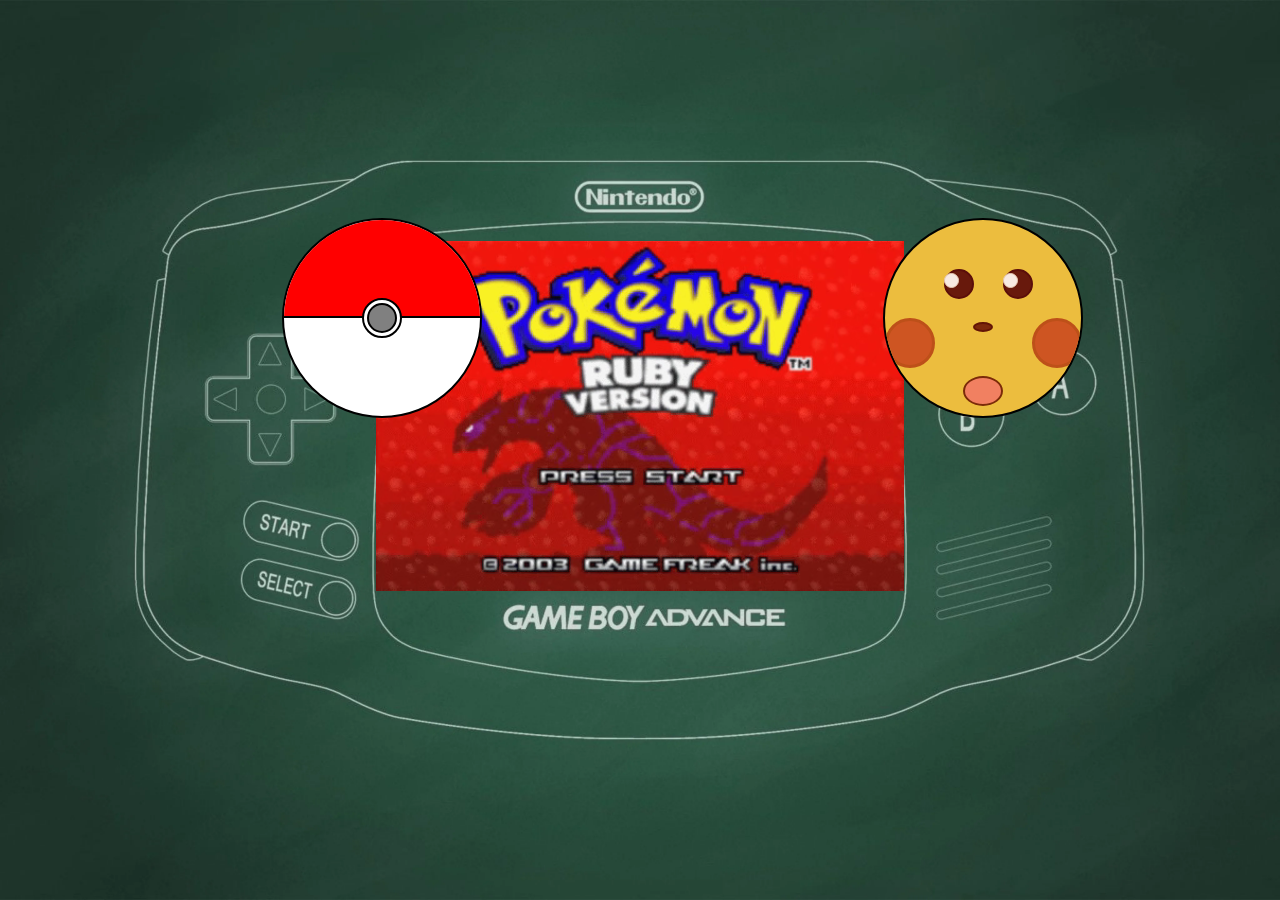
<file: index.html>
<!DOCTYPE html>
<html lang="en">
<head>
    <meta charset="UTF-8">
    <meta http-equiv="X-UA-Compatible" content="IE=edge">
    <meta name="viewport" content="width=device-width, initial-scale=1.0">
    <link rel="stylesheet" href="./css/style.css">
    <link rel="icon" href="/assets/img/LogoPokeball(1).ico"/>
    <title>Pokemon</title>
</head>
<body>
    <main class = "splashScreen">
        <video class="startIMG" src="./assets/gif/rubyGroundon.webm" alt="Groudon Ruby Video 2Seconds Gif" autoplay loop muted></video>
    <button class ="pokeball2">
        <div class ="pokeball-top"></div>
        <div class ="pokeball-button"></div>
        <div class= "pokeball-button2"></div>
    </button>
   <!-- <button class ="hiddenButton"></button>-->
    <button class="pikachu-button">
        <section class="pikachu-face">
        <div class="eye-right"></div>
        <div class="eye-contact-right"></div>
        <div class="eye-left"></div>
        <div class="eye-contact-left"></div>
        <div class="cheeks-right"></div>
        <div class="cheeks-left"></div>
        <div class="noise"></div>
        <div class="mouth"></div>
        </section>
    </button>
    <audio autoplay>
        <source src="./assets/song/PokemonRubyMainTheme.mp3" type="audio/mp3" controls volume="2">
        Tu navegador no soporta la reproducción de audio.
    </audio>
    <section class="animation-container">  <!-- Animation Container  -->
        <div class="rectangle"></div>
        <div class="rectanglev2"></div>
        <div class="rectangle"></div>
        <div class="rectanglev2"></div>
        <div class="rectangle"></div>
        <div class="rectanglev2"></div>
        <div class="rectangle"></div>      
    </section>
</main>
    <script src="./javascript/splashscreen.js"></script>
</body>
</html>
</file>
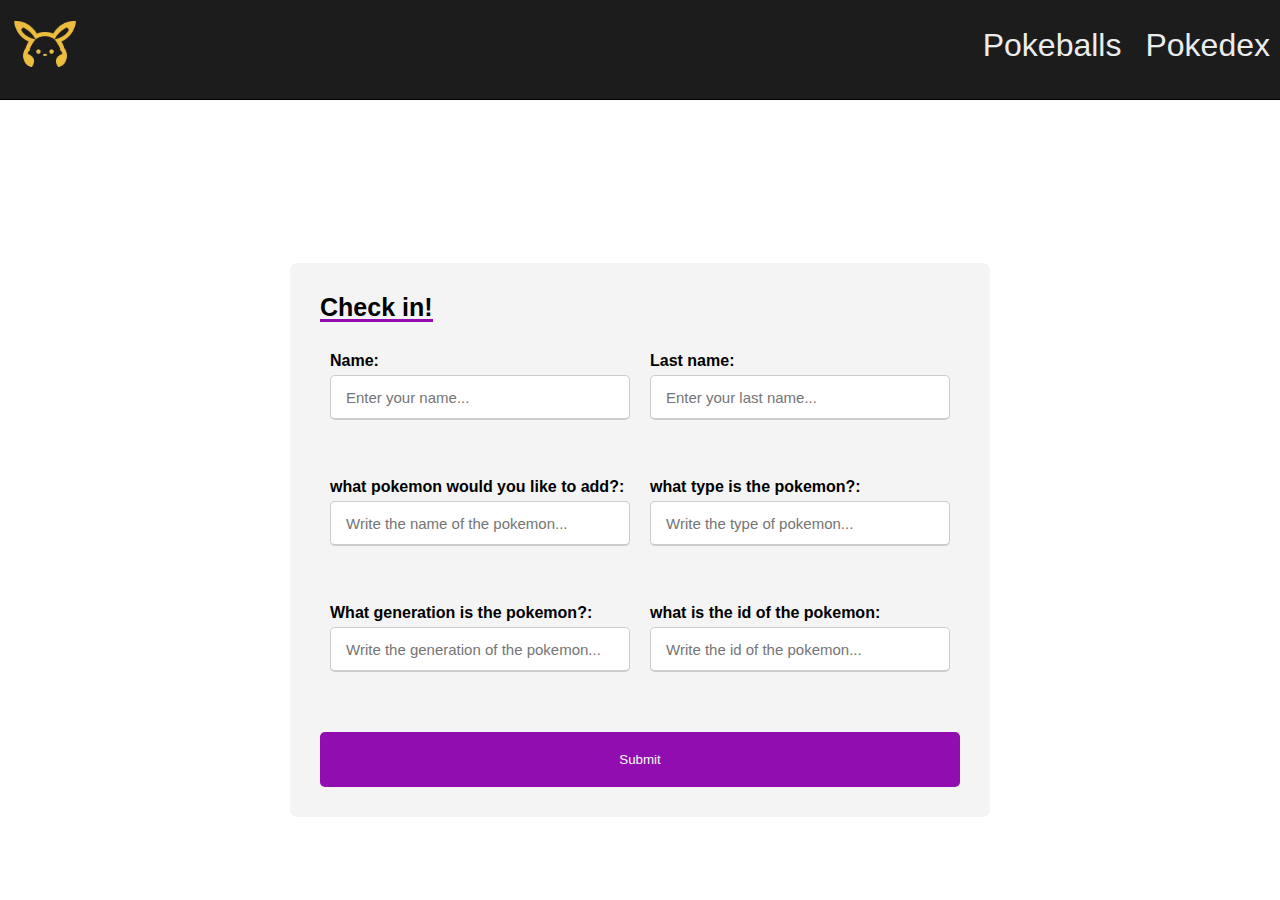
<file: pages/form.html>
<!DOCTYPE html>
<html lang="en">
<head>
    <meta charset="UTF-8">
    <meta http-equiv="X-UA-Compatible" content="IE=edge">
    <meta name="viewport" content="width=device-width, initial-scale=1.0">
    <link rel="stylesheet" href="/css/form.css">
    <title>Formulario</title>
</head>
<body>
    <div class="header-init">
    <header>
        <img
          class="pokeball-header"
          src="/assets/img/PikachuIcon.webp"
          alt=""
        />
        <img class="open-menu" id="open" src="/assets/img/pngwing.com.png" alt="">
        <nav class="nav" id="nav">
            <button class="close-menu" id="close">Close</button>
            <ul class="nav-list">
            <li><a href="#"></a>Pokeballs</li>
            <li><a href="#"></a>Pokedex</li>
          </ul>
        </nav>
      </header>
    </div>
    <div class="container">
        <div class="title">Check in!</div>
        <form action="#">
            <div class="users-details" id="form">
                <div class="input-box">
                    <span class="details">Name:</span>
                    <input pattern="[a-zA-Z]{4,20}"class="name" id="name" type="text" placeholder="Enter your name..." required>
                    <span class="input-incorrect">Only letters are allowed!</span>
                </div>
                <div class="input-box">
                    <span class="details">Last name:</span>
                    <input pattern="[a-zA-Z]{4,20}" class="last-name" type="text" placeholder="Enter your last name..." required>
                    <span class="input-incorrect">Only letters are allowed!</span>
                </div>
                <div class="input-box">
                    <span class="details">what pokemon would you like to add?:</span>
                    <input pattern="[a-zA-Z]{4,20}" class="pokemon-add" type="text" placeholder="Write the name of the pokemon..." required>
                    <span class="input-incorrect">Only letters are allowed!</span>
                </div>
                <div class="input-box">
                    <span class="details">what type is the pokemon?:</span>
                    <input pattern="[a-zA-Z]{4,20}" class="type-pokemon" type="text" placeholder="Write the type of pokemon..." required>
                    <span class="input-incorrect">Only letters are allowed!</span>
                </div>
                <div class="input-box">
                    <span class="details">What generation is the pokemon?:</span>
                    <input pattern="[a-zA-Z]{4,20}" class="generation-pokemon" type="text" placeholder="Write the generation of the pokemon..." required>
                    <span class="input-incorrect">Only letters are allowed!</span>
                </div>
                <div class="input-box">
                    <span class="details">what is the id of the pokemon:</span>
                    <input class="id-pokemon" type="number" placeholder="Write the id of the pokemon..." required>
                    <span class="input-incorrect-numbers">Only numbers are allowed!</span>
            </div>
        </div>
        <div class="button-submit" style="display: grid">
            <button type="submit">Submit</button>
        </div>
        </form>
    </div>
    <script src="/javascript/script.js"></script>
</body>
</html>
</file>
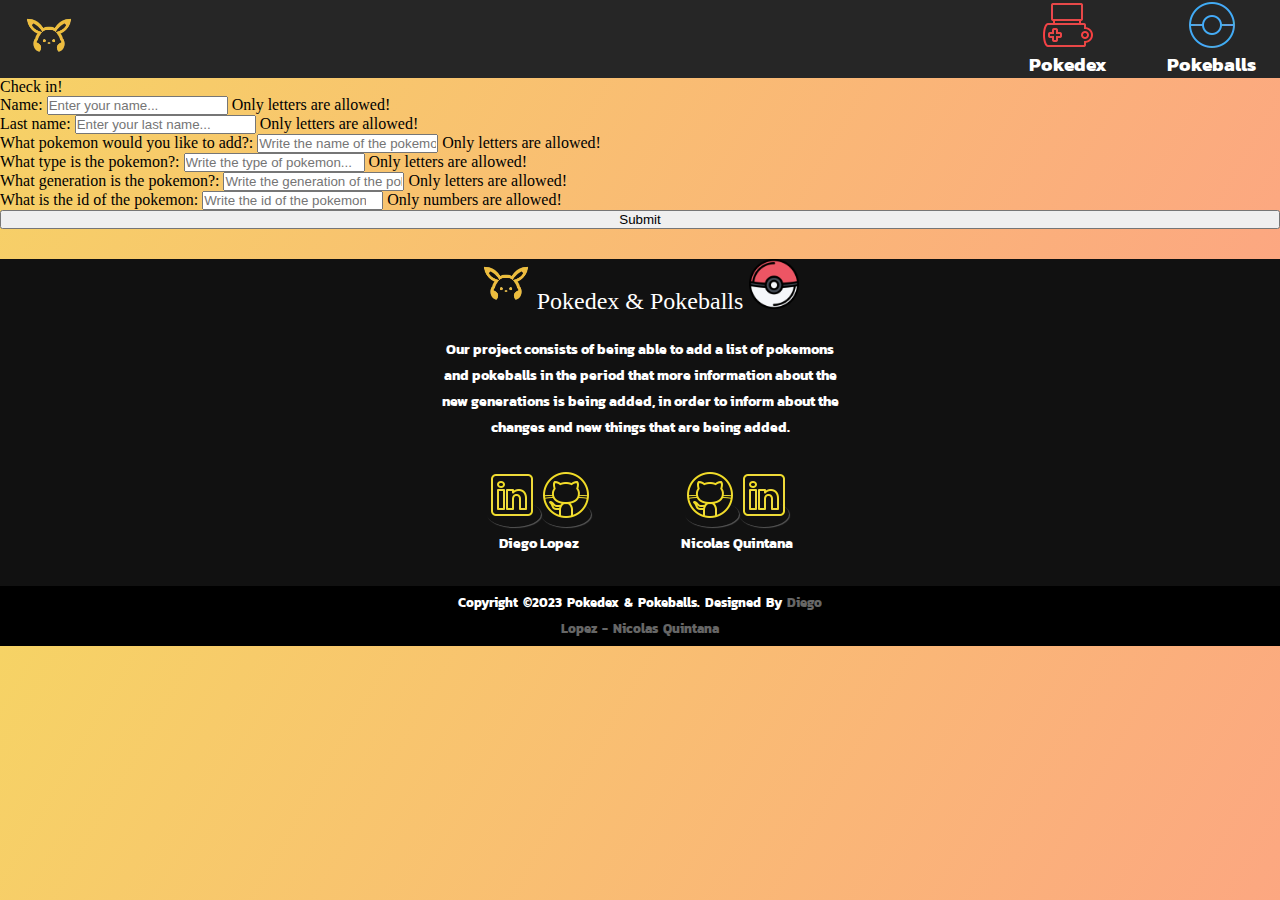
<file: pages/formulary.html>
<!DOCTYPE html>
<html lang="en">
<head>
    <meta charset="UTF-8">
    <meta http-equiv="X-UA-Compatible" content="IE=edge">
    <meta name="viewport" content="width=device-width, initial-scale=1.0">
    <link rel="stylesheet" href="/css/style.css">
    <link rel="icon" href="/assets/img/LogoPokeball(1).ico"/>
    <title>Formulary</title>
</head>
<body class ="bodyform">
        <header>
            <nav class="navbar">
                <a href="/index.html" class "nav-branding">
                    <img src="/assets/img/PikachuIcon.webp" alt="Icon" class="navbar-icon">
                </a>
            <ul class ="nav-menu">
                <li class="nav-item">
                    <a href="/pages/pokedex.html" class="nav-link"><img src="/assets/img/PokedexIcon.webp" alt="Pokedex Icon Navbar" class="navbar-icon2">
                        <h3>Pokedex</h3></a>
                </li>
                <li class="nav-item">
                    <a href="/pages/pokeball.html" class="nav-link">
                        <img src="/assets/img/pokeballicon.webp" alt="Pokeball Icon Navbar" class="navbar-icon2">
                    <h3>Pokeballs</h3></a>
                </li>
            </ul>
                <div class="hamburger">
                <span class="bar"></span>
                <span class="bar"></span>
                <span class="bar"></span>
                </div>
            </nav>
        </header>
    </div>
    <main class ="mainform">
    <div class="container">
        <div class="title">Check in!</div>
        <form action="#">
            <div class="users-details" id="form">
                <div class="input-box">
                    <span class="details">Name:</span>
                    <input pattern="[a-zA-Z]{4,20}"class="name" id="name" type="text" placeholder="Enter your name..." required>
                    <span class="input-incorrect" id ="input-incorrect">Only letters are allowed!</span>
                </div>
                <div class="input-box">
                    <span class="details">Last name:</span>
                    <input pattern="[a-zA-Z]{4,20}" class="last-name" id="last-name"type="text" placeholder="Enter your last name..." required>
                    <span class="input-incorrect">Only letters are allowed!</span>
                </div>
                <div class="input-box">
                    <span class="details">What pokemon would you like to add?:</span>
                    <input pattern="[a-zA-Z]{4,20}" class="pokemon-add" id="pokemon-add" type="text" placeholder="Write the name of the pokemon..." required>
                    <span class="input-incorrect">Only letters are allowed!</span>
                </div>
                <div class="input-box">
                    <span class="details">What type is the pokemon?:</span>
                    <input pattern="[a-zA-Z]{4,20}" class="type-pokemon" id="type-pokemon" type="text" placeholder="Write the type of pokemon..." required>
                    <span class="input-incorrect">Only letters are allowed!</span>
                </div>
                <div class="input-box">
                    <span class="details">What generation is the pokemon?:</span>
                    <input pattern="[a-zA-Z]{4,20}" class="generation-pokemon" id="generation-pokemon"type="text" placeholder="Write the generation of the pokemon..." required>
                    <span class="input-incorrect">Only letters are allowed!</span>
                </div>
                <div class="input-box">
                    <span class="details">What is the id of the pokemon:</span>
                    <input class="id-pokemon" type="number" id="id-pokemon" placeholder="Write the id of the pokemon..." required>
                    <span class="input-incorrect-numbers">Only numbers are allowed!</span>
            </div>
        </div>
        <div class="button-submit" id="button-submit" style="display: grid">
            <button type="submit">Submit</button>
        </div>
        </form>
    </div>
</main>
<footer>
    <div class="footer-content"> <!-- Footer -->
        
        <h3>
            <img src="/assets/img/PikachuIcon.webp" alt="Pikachu Logo Icon" class="navbar-icon">
            Pokedex & Pokeballs
            <img src="/assets/img/LogoPokeball(1).ico" alt="Pikachu Logo Icon" class="navbar-icon">
        </h3>
        <!-- About Us  -->
        <p>Our project consists of being able to add a list of pokemons and pokeballs in the period that more information about the new generations is being added, in order to inform about the changes and new things that are being added.</p>
        <ul class="socials">
            <li>
                <a href="https://www.linkedin.com/in/diego-lopez-138a89265/" target="_blank"> <!-- Github-->
                    <img src="/assets/img/linkedin.webp" alt="Linkedin Icon" class="socialImg">
                </a>
                <a href="https://github.com/DiegoLopez0208" target="_blank"> <!-- Linkedin-->
                    <img src="/assets/img/github.webp" alt="Github Icon" class="socialImg">
                </a>
                <p class="centered-text">Diego Lopez</p>
            </li>
            <li>
                <a href="https://github.com/Quintana-MN" target="_blank"><!-- Github-->
                    <img src="/assets/img/github.webp" alt="Github Icon" class="socialImg">
                </a>
                <a href="https://www.linkedin.com/in/matias-nicolas-quintana-6620b0243/" target=”_blank”> <!-- Linkedin-->
                    <img src="/assets/img/linkedin.webp" alt="Linkedin Icon" class="socialImg">
                </a>
                <p class="centered-text">Nicolas Quintana</p>
            </li>
        </ul>
        <div class="footer-bottom">
            <p>Copyright &copy;2023 Pokedex & Pokeballs. Designed by <span>Diego Lopez - Nicolas Quintana</span></p>  <!-- Copyright -->
        </div>
    </div>

    <script src="/javascript/script2.js"></script>
</body>
</html>
</file>
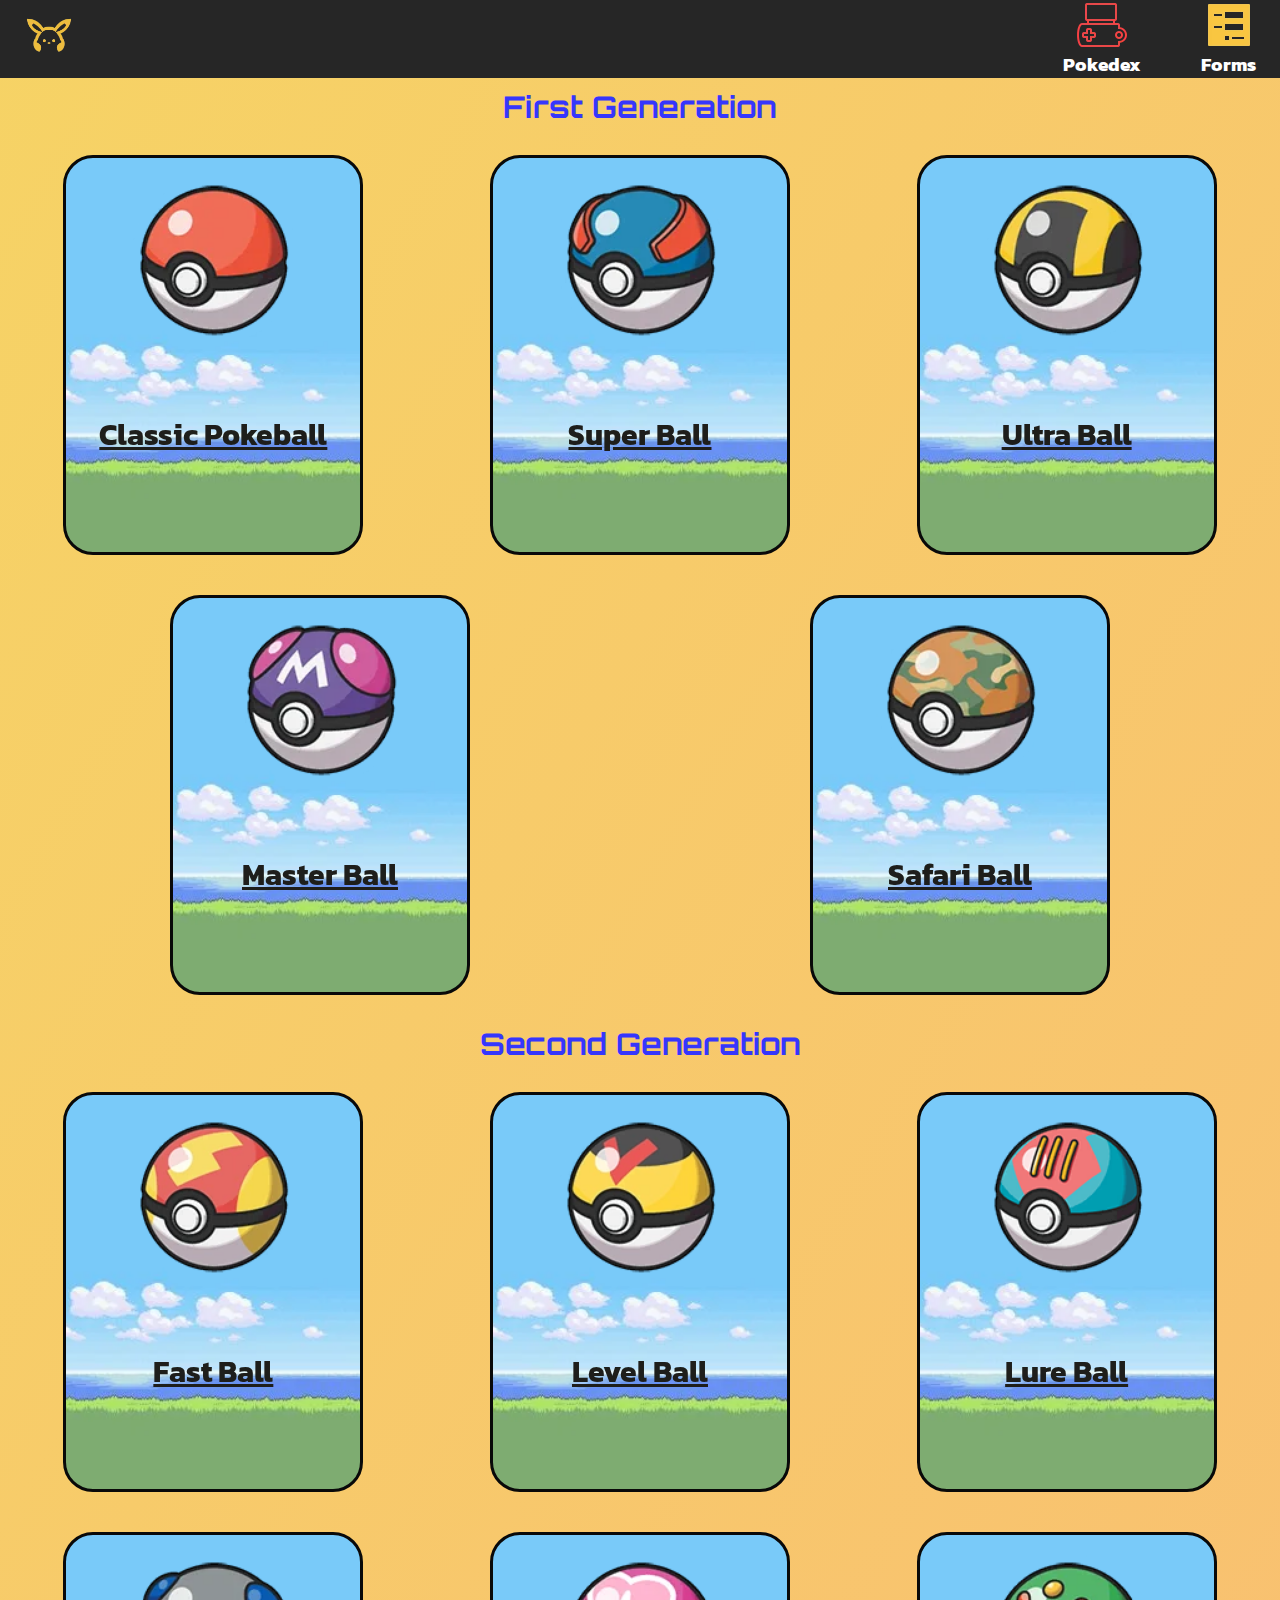
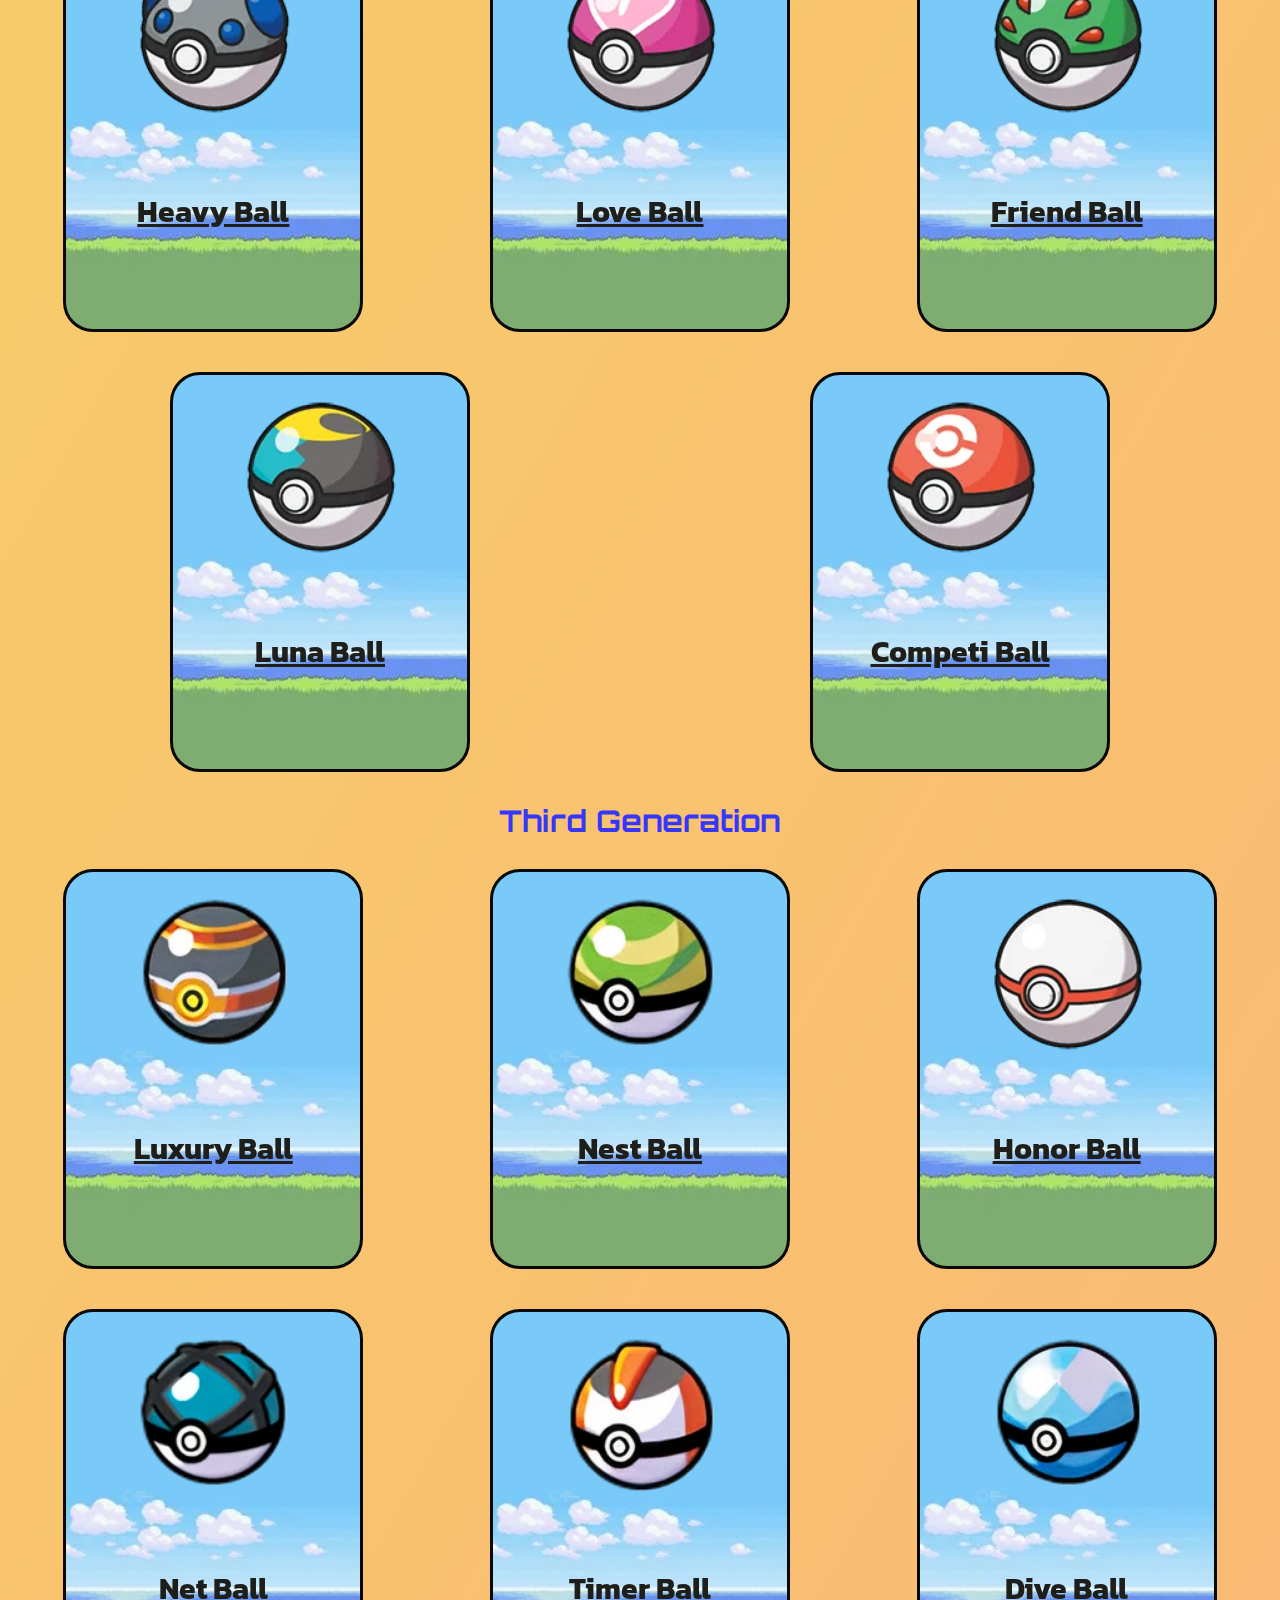
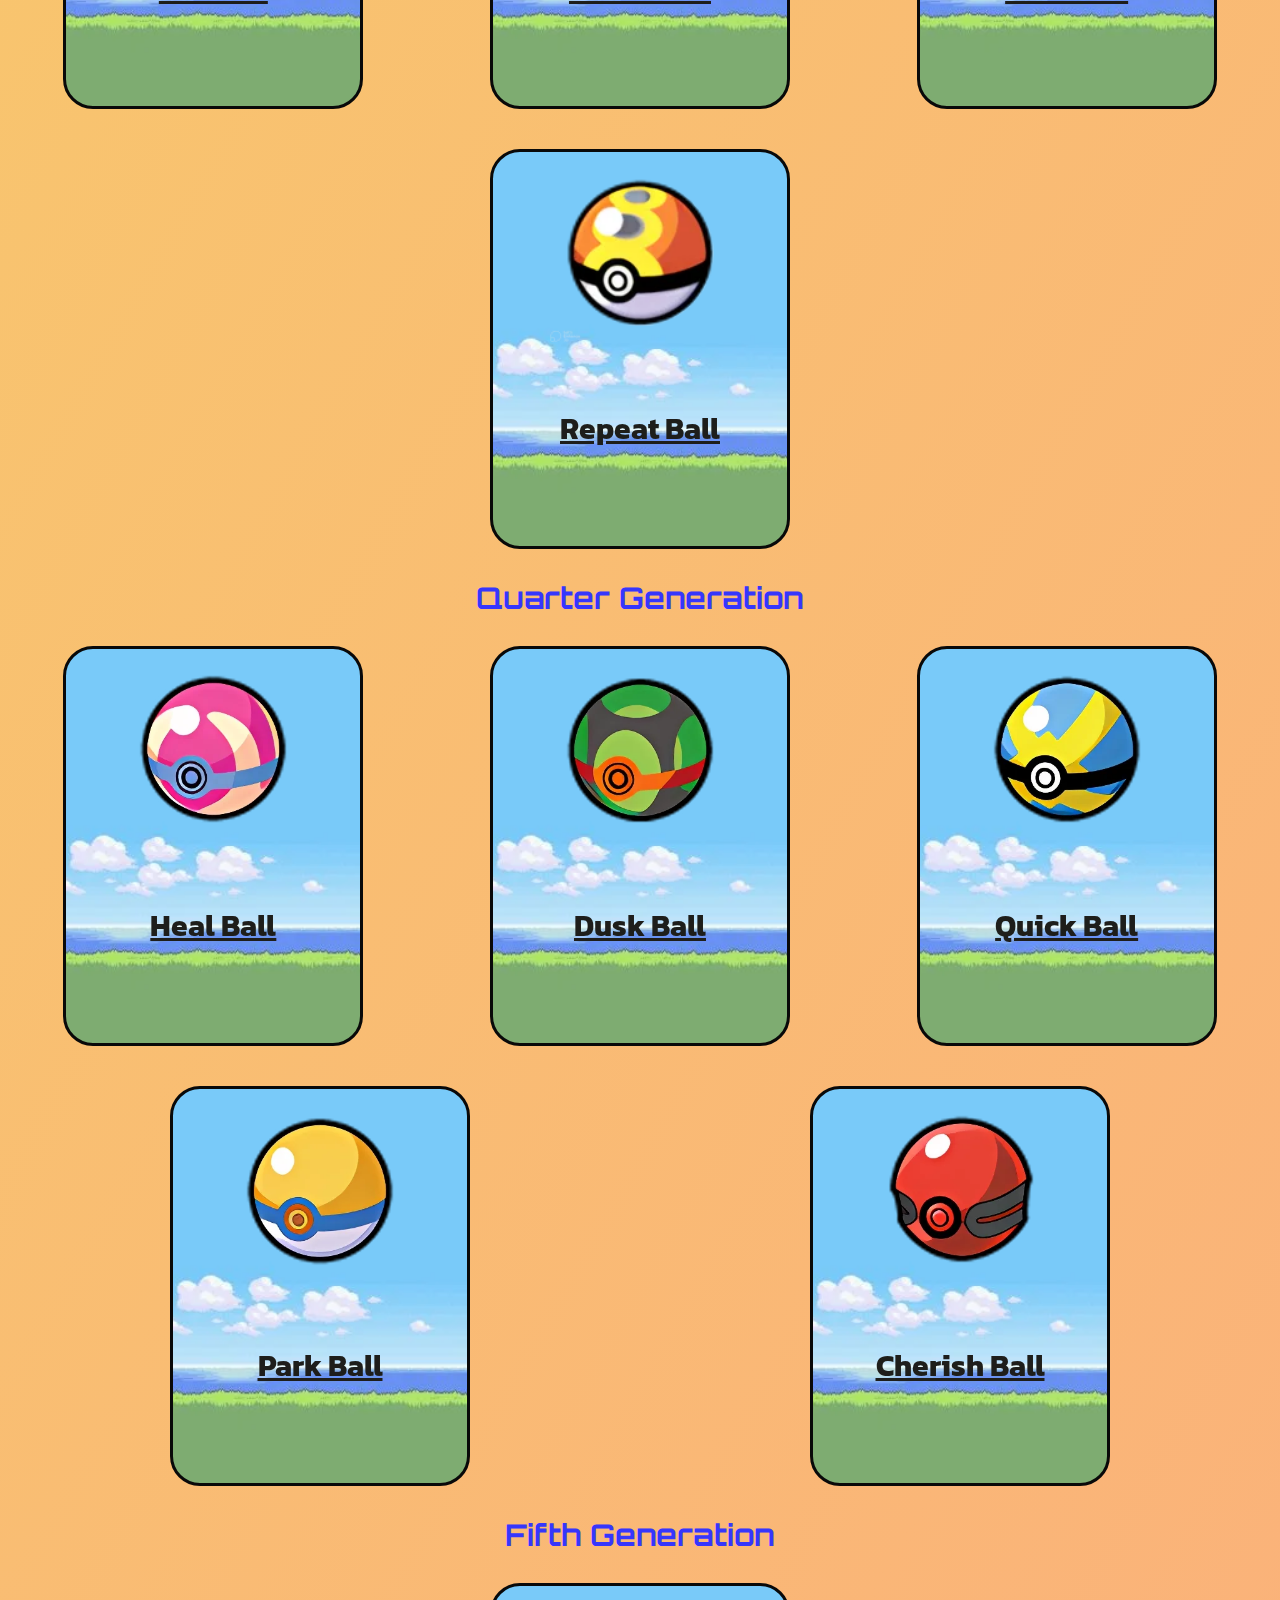
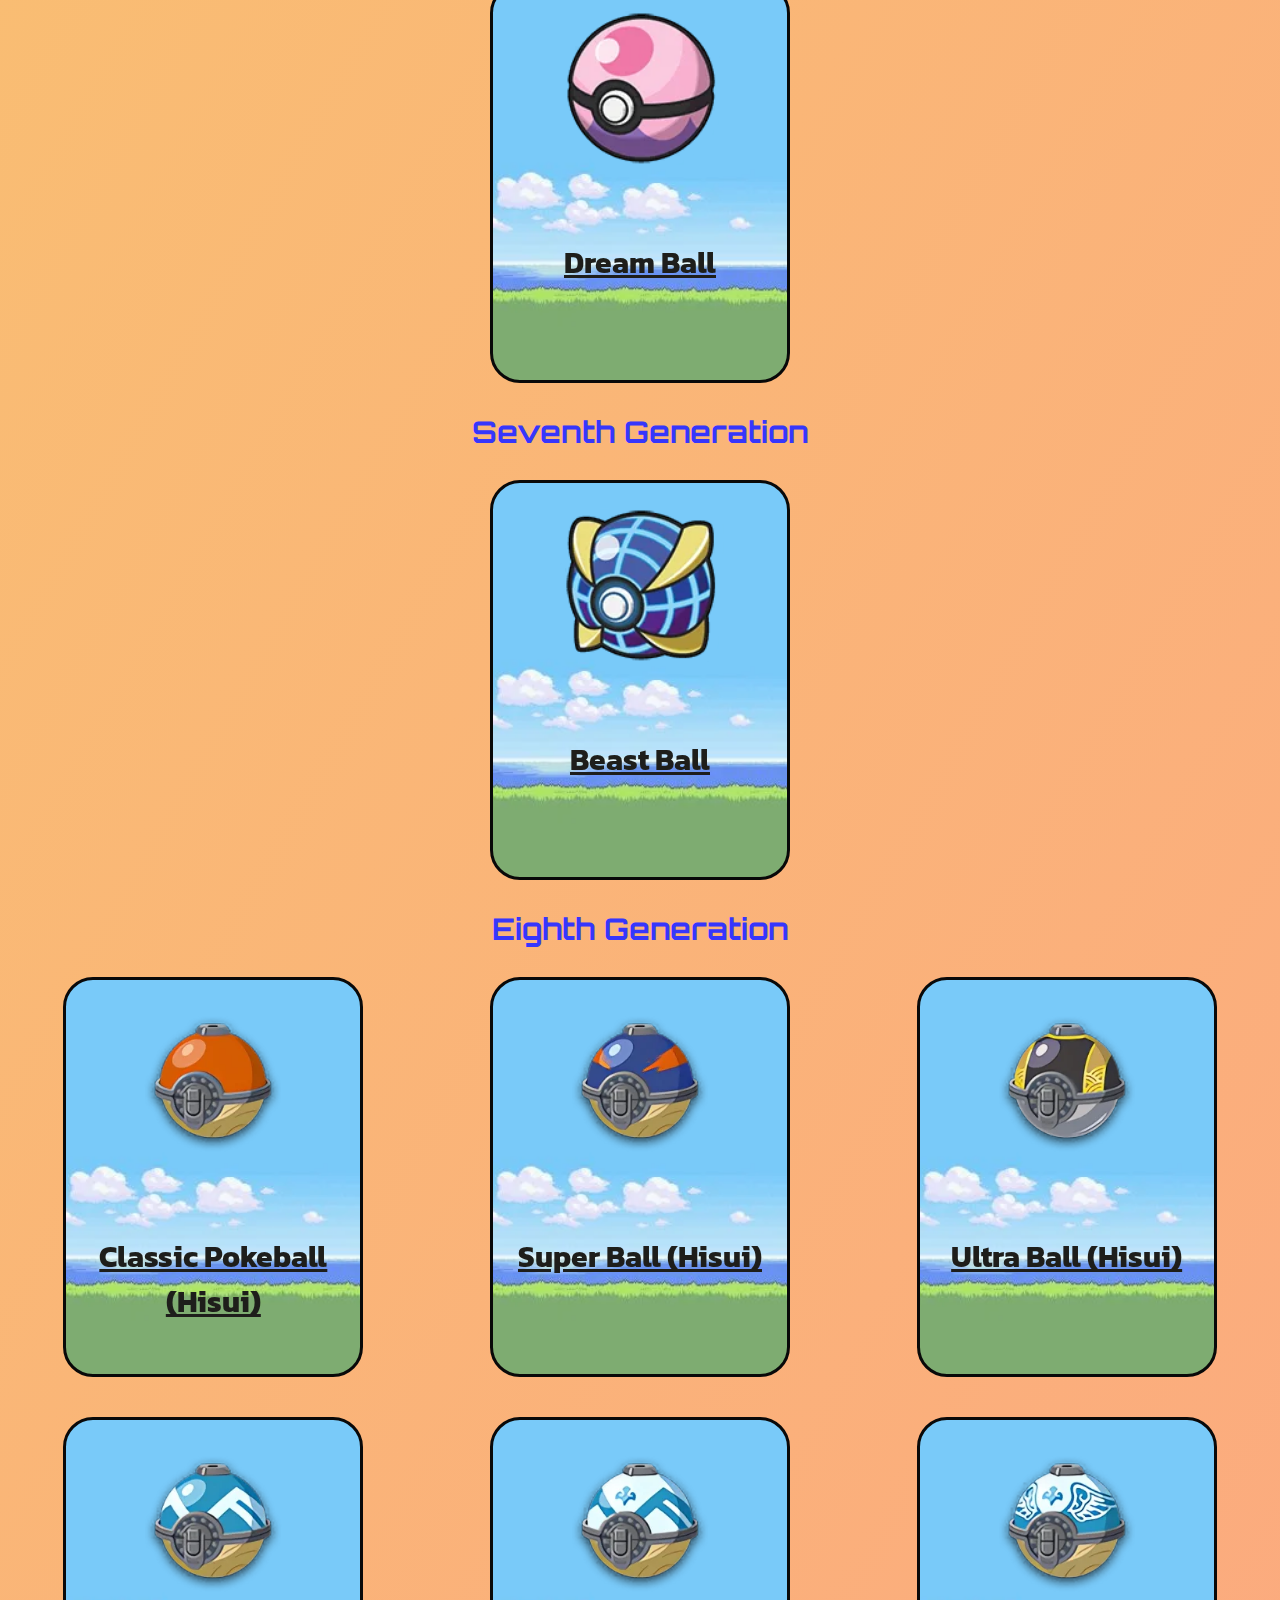
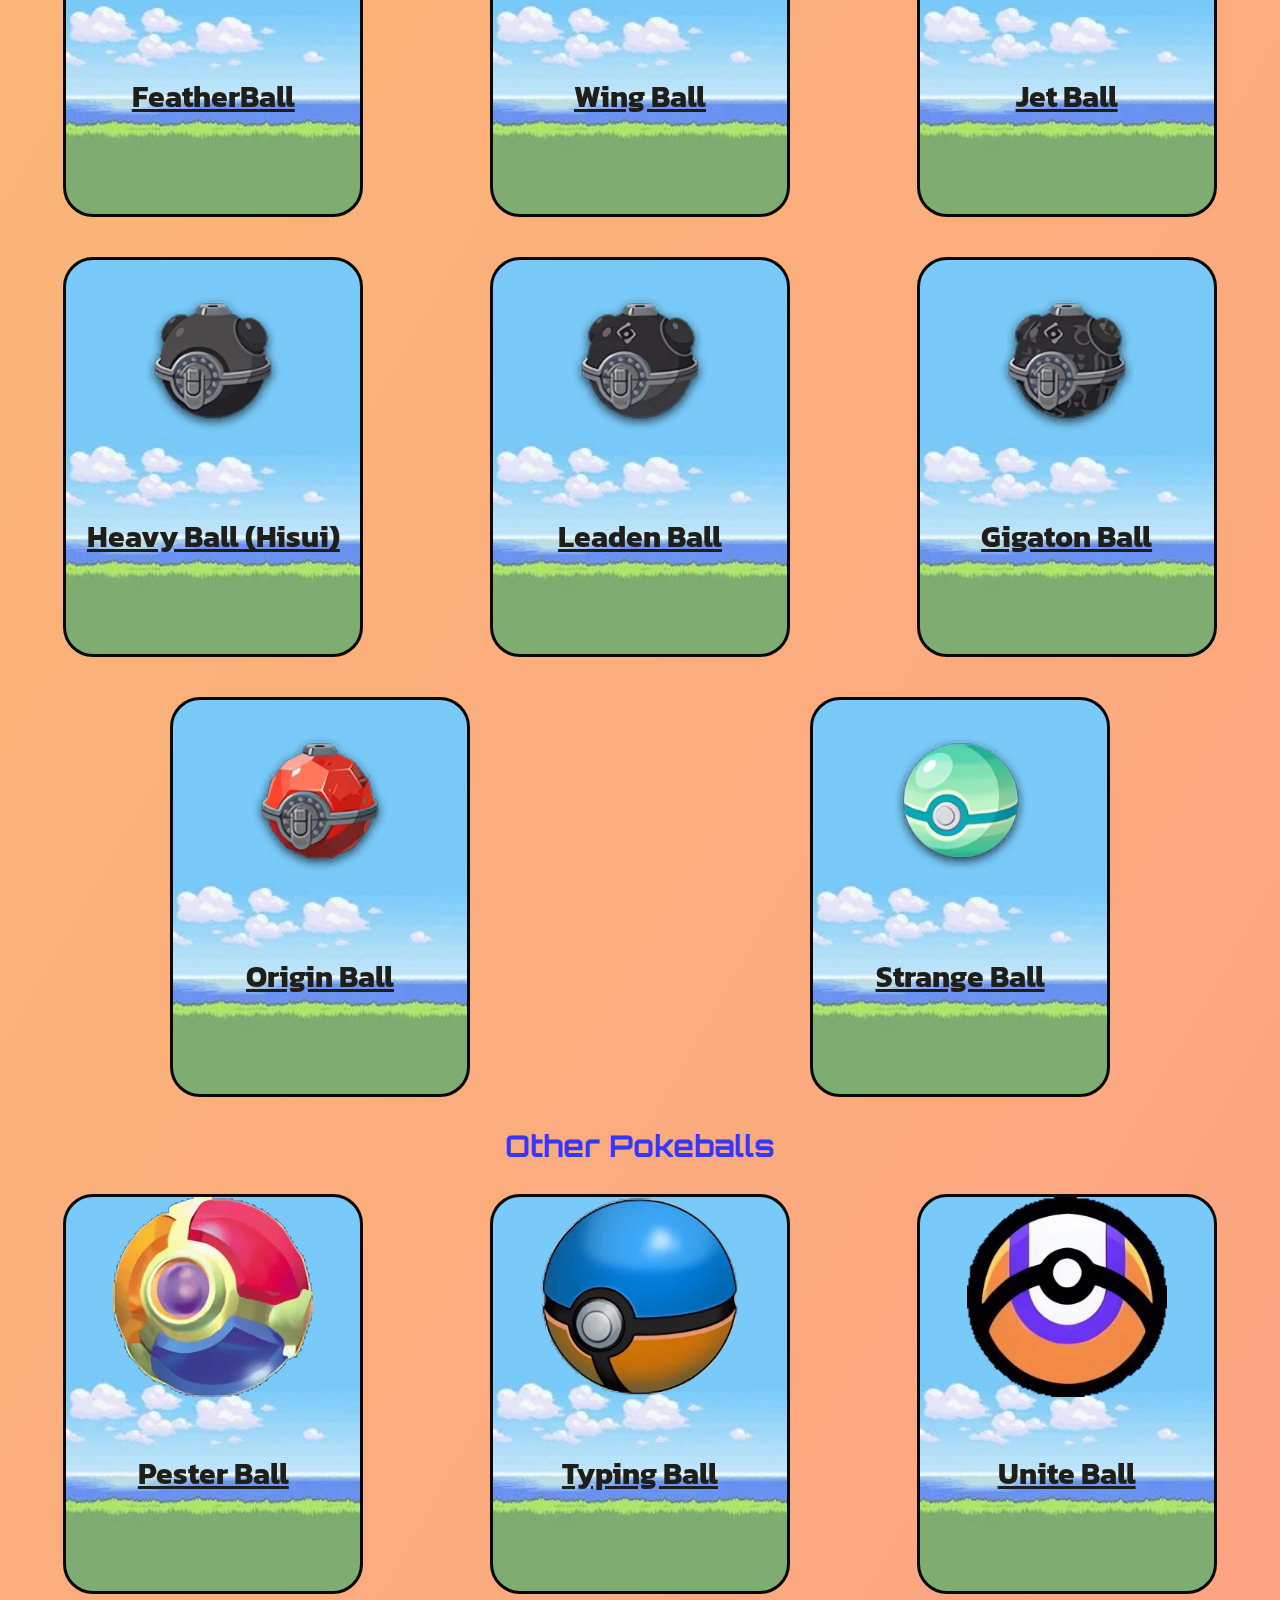
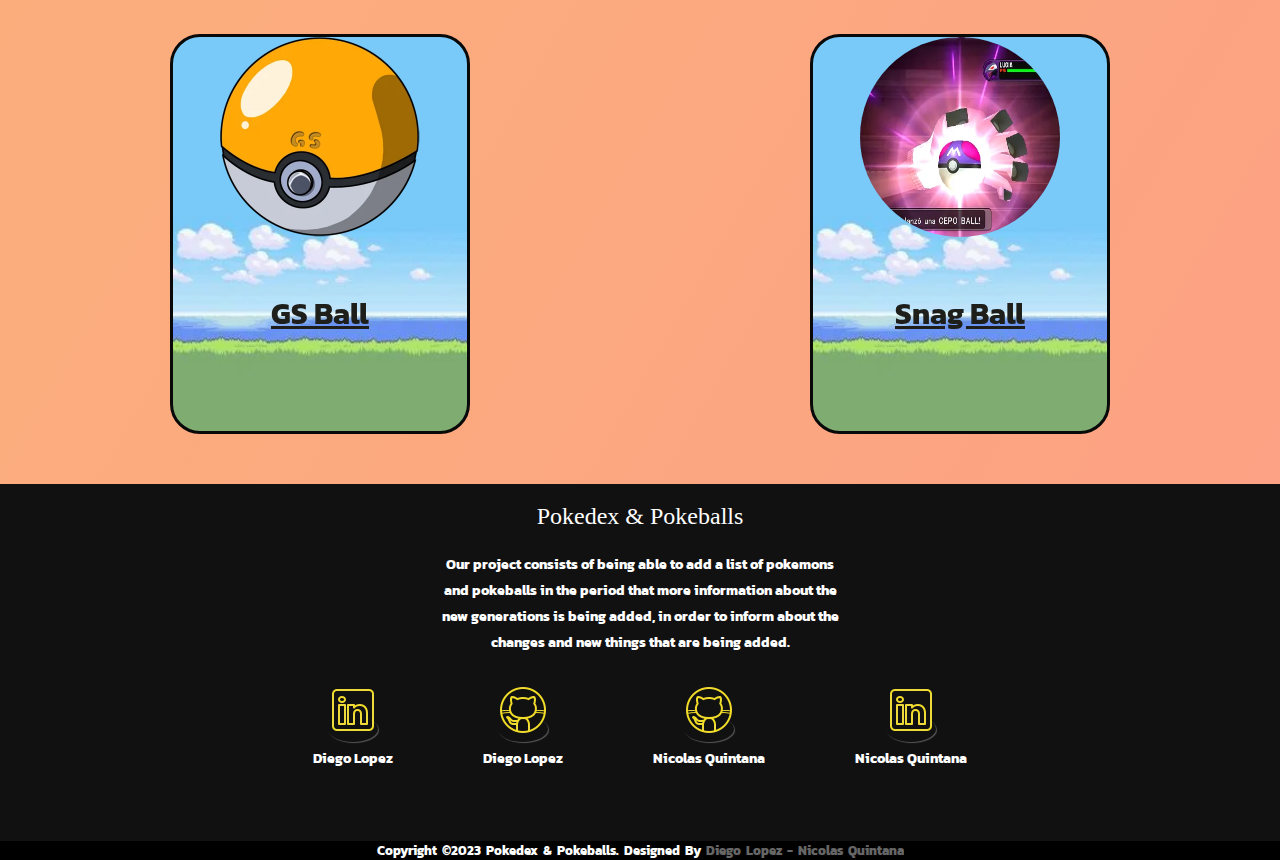
<file: pages/pokeball.html>
<!DOCTYPE html>
<html lang="en">
<head>
    <meta charset="UTF-8" />
    <meta http-equiv="X-UA-Compatible" content="IE=edge" />
    <meta name="viewport" content="width=device-width, initial-scale=1.0" />
    <link rel="stylesheet" href="/css/style.css" />
    <link rel="icon" href="/assets/img/LogoPokeball(1).ico"/>
    <title>Pokeballs</title>
</head>
<body>
<header>
    <nav class="navbar">
        <a href="/index.html" class "nav-branding">
            <img src="/assets/img/PikachuIcon.webp" alt="Icon" class="navbar-icon">
        </a>
    <ul class ="nav-menu">
        <li class="nav-item">
            <a href="/pages/pokedex.html" class="nav-link"><img src="/assets/img/PokedexIcon.webp" alt="Pokedex Icon Navbar" class="navbar-icon2">
                <h3>Pokedex</h3></a>
        </li>
        <li class="nav-item">
            <a href="#" class="nav-link"> <img src="/assets/img/FormularyIcon.webp" alt="Formulary Icon Navbar" class="navbar-icon2">
                <h3>Forms</h3></a>
        </li>
    </ul>
        <div class="hamburger">
        <span class="bar"></span>
        <span class="bar"></span>
        <span class="bar"></span>
        </div>
    </nav>
</header>
    <main>
        <h1 class ="title-generations">First Generation</h1>
        <section class = "Generations"> <!-- Section  -->
            <!-- First Generation  -->
        <div class="flip-card"> <!-- Card  -->
            <div class="flip-card-inner">
            <div class="flip-card-front">
                <img src="../assets/img/PokeballClassic.webp"alt="Classic Pokeball Icon" style="width:200px;height:200px;"  > <!-- Card Pokeball Classic -->
                <h1 class ="titlePokemon"> Classic Pokeball </h1>
            </div>
            <div class="flip-card-back"> 
                <h1 class ="TitleCard">Classic Pokeball</h1>
                <p> Purchase price: 200$ </p>
                <p> Sale price:  	100$ </p>
                <p>It has a capture ratio of 1.</p>
            </div>
            </div>
        </div>  
        <div class="flip-card"> <!-- Card  -->
            <div class="flip-card-inner">
            <div class="flip-card-front">
                <img src="../assets/img/SuperBall.webp"alt="Super Ball Icon" style="width:200px;height:200px;"> <!-- Card SuperbBall -->
                <h1 class ="titlePokemon"> Super Ball </h1>
            </div>
            <div class="flip-card-back">
                <h1 class ="TitleCard">Super Ball</h1>
                <p> Purchase price: 600$ </p>
                <p> Sale price:  	300$ </p>
                <p>It has a capture ratio of 1,5.</p>
            </div>
            </div>
        </div> 
        <div class="flip-card"> <!-- Card  -->
            <div class="flip-card-inner">
            <div class="flip-card-front">
                <img src="../assets/img/UltraBall.webp"alt="Ultra Ball Icon" style="width:200px;height:200px;"> <!-- Card UltraBall -->
                <h1 class ="titlePokemon"> Ultra Ball </h1>
            </div>
            <div class="flip-card-back">
                <h1 class ="TitleCard">Ultra Ball</h1>
                <p> Purchase price: 1200$ </p>
                <p> Sale price:  	600$ </p>
                <p>It has a capture ratio of 2.</p>
            </div>
            </div>
        </div> 
        <div class="flip-card"> <!-- Card  -->
            <div class="flip-card-inner">
            <div class="flip-card-front">
                <img src="../assets/img/MasterBall.webp"alt="Master Ball Icon" style="width:200px;height:200px;"> <!-- Card MasterBall -->
                <h1 class ="titlePokemon">Master Ball</h1>
            </div>
            <div class="flip-card-back">
                <h1 class ="TitleCard">Master Ball</h1>
                <p>It can not be bought. </p>
                <p>Its not for sale.</p>
                <p>It has a capture ratio of 255.</p>
            </div>
            </div>
        </div> 
        <div class="flip-card"> <!-- Card  -->
            <div class="flip-card-inner">
            <div class="flip-card-front">
                <img src="../assets/img/SafariBall.webp"alt="Safari Ball Icon" style="width:200px;height:200px;"> <!-- Card SafariBall -->
                <h1 class ="titlePokemon"> Safari Ball </h1>
            </div>
            <div class="flip-card-back">
                <h1 class ="TitleCard">Safari Ball</h1>
                <p>It can not be bought. </p>
                <p>Its not for sale.</p>
                <p>It has a capture ratio of 1,5.</p>
            </div>
        </div> 
        </div>
        </section>
        <!-- Second Generation  -->
        <h1 class ="title-generations">Second Generation</h1>
        <section class = "Generations"> <!-- Section  -->
        <div class="flip-card"> <!-- Card  -->
            <div class="flip-card-inner">
            <div class="flip-card-front">
                <img src="../assets/img/FastBall.webp"alt="Fast Ball Icon" style="width:200px;height:200px;"> <!-- Card FastBall -->
                <h1 class ="titlePokemon"> Fast Ball </h1>
            </div>
            <div class="flip-card-back">
                <h1 class ="TitleCard">Fast Ball</h1>
                <p>It can not be bought. </p>
                <p>Sale Price: 75$</p>
                <p>It has a capture ratio of 4.</p>
            </div>
        </div> 
        </div>
        <div class="flip-card"> <!-- Card  -->
            <div class="flip-card-inner">
            <div class="flip-card-front">
                <img src="../assets/img/LevelBall.webp"alt="Level Ball Icon" style="width:200px;height:200px;"> <!-- Card LevelBall -->
                <h1 class ="titlePokemon"> Level Ball</h1>
            </div>
            <div class="flip-card-back">
                <h1 class ="TitleCard">Level Ball</h1>
                <p>It can not be bought. </p>
                <p>Its not for sale.</p>
                <p>The capture ratio is between 1 to 8.</p>
            </div>
        </div> 
        </div>
        <div class="flip-card"> <!-- Card  -->
            <div class="flip-card-inner">
            <div class="flip-card-front">
                <img src="../assets/img/lureball.webp"alt="Lure Ball Icon" style="width:200px;height:200px;"> <!-- Card LureBall -->
                <h1 class ="titlePokemon"> Lure Ball </h1>
            </div>
            <div class="flip-card-back">
                <h1 class ="TitleCard">Lure Ball</h1>
                <p>It can not be bought. </p>
                <p>Its not for sale.</p>
                <p>The catch ratio is between 1 to 3 fishing.</p>
            </div>
        </div> 
        </div>
        <div class="flip-card"> <!-- Card  -->
            <div class="flip-card-inner">
            <div class="flip-card-front">
                <img src="../assets/img/heavyball.webp"alt="Heavy Ball Icon" style="width:200px;height:200px;">  <!-- Card HeavyBall -->
                <h1 class ="titlePokemon"> Heavy Ball </h1>
            </div>
            <div class="flip-card-back">
                <h1 class ="TitleCard">Heavy Ball</h1>
                <p>It can not be bought. </p>
                <p>Its not for sale.</p>
                <p>The ratio varies depending on the weight from 0 to 40.</p>
            </div>
        </div> 
        </div>
        <div class="flip-card"> <!-- Card  -->
            <div class="flip-card-inner">
            <div class="flip-card-front">
                <img src="../assets/img/loveball.webp"alt="Love Ball Icon" style="width:200px;height:200px;"> <!-- Card LoveBall -->
                <h1 class ="titlePokemon"> Love Ball </h1> 
            </div>
            <div class="flip-card-back">
                <h1 class ="TitleCard">Love Ball</h1>
                <p>It can not be bought. </p>
                <p>Its not for sale.</p>
                <p>If the wild Pokémon is of the same species and gender as the player's Pokémon, the ratio multiplier is x8.</p>
            </div>
        </div> 
        </div>
        <div class="flip-card"> <!-- Card  -->
            <div class="flip-card-inner">
            <div class="flip-card-front">
                <img src="../assets/img/friendball.webp"alt="Friend Ball Icon" style="width:200px;height:200px;"><!-- Card FriendBall -->
                <h1 class ="titlePokemon"> Friend Ball </h1>
            </div>
            <div class="flip-card-back">
                <h1 class ="TitleCard">Friend Ball</h1>
                <p>It can not be bought. </p>
                <p>Sale Price: 75$</p>
                <p>It has a capture ratio of 1.</p>
            </div>
        </div> 
        </div>
        <div class="flip-card"> <!-- Card  -->
            <div class="flip-card-inner">
            <div class="flip-card-front">
                <img src="../assets/img/lunaball.webp"alt="Luna Ball Icon" style="width:200px;height:200px;"> <!-- Card LunaBall -->
                <h1 class ="titlePokemon"> Luna Ball </h1>
            </div>
            <div class="flip-card-back">
                <h1 class ="TitleCard">Luna Ball</h1>
                <p>It can not be bought. </p>
                <p>Sale Price: 75$</p>
                <p>It has a capture ratio of 1 (Glitched).</p>
            </div>
        </div> 
        </div>
        <div class="flip-card"> <!-- Card  -->
            <div class="flip-card-inner">
            <div class="flip-card-front">
                <img src="../assets/img/competiball.webp"alt="Competi Ball Icon" style="width:200px;height:200px;"><!-- Card Competi Ball -->
                <h1 class ="titlePokemon"> Competi Ball </h1>
            </div>
            <div class="flip-card-back">
                <h1 class ="TitleCard"> Competi Ball</h1>
                <p>It can not be bought. </p>
                <p>Its not for sale.</p>
                <p>It has a capture ratio of 1,5(Can only be used in: Bug Catching Contest).</p>
            </div>
        </div> 
        </div>
    </section>
        <!-- Third Generation  -->
        <h1 class ="title-generations">Third Generation</h1>
        <section class = "Generations">
        <div class="flip-card"> <!-- Card  -->
            <div class="flip-card-inner">
            <div class="flip-card-front">
                <img src="../assets/img/luxuryball.webp"alt="Luxury Ball Icon" style="width:200px;height:200px;"><!-- Card LuxuryBall -->
                <h1 class ="titlePokemon"> Luxury Ball </h1>
            </div>
            <div class="flip-card-back">
                <h1 class ="TitleCard"> Luxury Ball</h1>
                <p>Buy Price: 1000$ </p>
                <p>Sell Price: 500$</p>
                <p>It has a capture ratio of 1.</p>
            </div>
        </div> 
        </div>
        <div class="flip-card"> <!-- Card  -->
            <div class="flip-card-inner">
            <div class="flip-card-front">
                <img src="../assets/img/nestball.webp"alt="Nest Ball Icon" style="width:200px;height:200px;"><!-- Card Nestall -->
                <h1 class ="titlePokemon"> Nest Ball </h1>
            </div>
            <div class="flip-card-back">
                <h1 class ="TitleCard"> Nest Ball</h1>
                <p>Buy Price: 1000$ </p>
                <p>Sell Price: 500$</p>
                <p>The ratio is = Effectiveness = (40 - Pokémon Level) / 10.</p>
            </div>
        </div> 
        </div>
        <div class="flip-card"> <!-- Card  -->
            <div class="flip-card-inner">
            <div class="flip-card-front">
                <img src="../assets/img/honorball.webp"alt="Honor Ball Icon" style="width:200px;height:200px;"><!-- Card HonorBall -->
                <h1 class ="titlePokemon"> Honor Ball </h1>
            </div>
            <div class="flip-card-back">
                <h1 class ="TitleCard"> Honor Ball</h1>
                <p>Buy Price: 200$ </p>
                <p>Sell Price: 200$</p>
                <p>It has a capture ratio of 1.</p>
            </div>
        </div> 
        </div>
        <div class="flip-card"> <!-- Card  -->
            <div class="flip-card-inner">
            <div class="flip-card-front">
                <img src="../assets/img/netball.webp"alt="Net Ball Icon" style="width:200px;height:200px;"><!-- Card NetBall -->
                <h1 class ="titlePokemon"> Net Ball </h1>
            </div>
            <div class="flip-card-back">
                <h1 class ="TitleCard"> Net Ball</h1>
                <p>Buy Price: 1000$ </p>
                <p>Sell Price: 500$ </p>
                <p>Its ratio is x3 in bug or water type pokemons.</p>
            </div>
        </div> 
        </div>
        <div class="flip-card"> <!-- Card  -->
            <div class="flip-card-inner">
            <div class="flip-card-front">
                <img src="../assets/img/timerball.webp"alt="Timer  Ball Icon" style="width:200px;height:200px;"><!-- Card TimerBall -->
                <h1 class ="titlePokemon"> Timer  Ball </h1>
            </div>
            <div class="flip-card-back">
                <h1 class ="TitleCard"> Timer  Ball</h1>
                <p>Buy Price: 1000$ </p>
                <p>Sell Price: 500$ </p>
                <p>The value of the ratio multiplier depends on the number of turns that have passed since the start of combat.</p>
            </div>
        </div> 
        </div>
        <div class="flip-card"> <!-- Card  -->
            <div class="flip-card-inner">
            <div class="flip-card-front">
                <img src="../assets/img/diveball.webp"alt="Dive  Ball Icon" style="width:200px;height:200px;"><!-- Card DiveBall -->
                <h1 class ="titlePokemon"> Dive  Ball </h1>
            </div>
            <div class="flip-card-back">
                <h1 class ="TitleCard"> Dive  Ball</h1>
                <p>Buy Price: 1000$ </p>
                <p>Sell Price: 500$ </p>
                <p>With Pokémon found underwater the ratio is 3.5.</p>
            </div>
        </div> 
        </div>
        <div class="flip-card"> <!-- Card  -->
            <div class="flip-card-inner">
            <div class="flip-card-front">
                <img src="../assets/img/repeatball.webp"alt="Dive  Ball Icon" style="width:200px;height:200px;"><!-- Card RepeatBall -->
                <h1 class ="titlePokemon"> Repeat   Ball </h1>
            </div>
            <div class="flip-card-back">
                <h1 class ="TitleCard"> Repeat   Ball</h1>
                <p>Buy Price: 1000$ </p>
                <p>Sell Price: 500$ </p>
                <p>With a Pokémon registered in the Pokedex as captured, its ratio is 3.</p>
            </div>
        </div> 
        </div>
        </section>
            <!-- Quarter Generation  -->
            <h1 class ="title-generations">Quarter Generation</h1>
            <section class = "Generations">
            <div class="flip-card"> <!-- Card  -->
                <div class="flip-card-inner">
                <div class="flip-card-front">
                    <img src="../assets/img/healball.webp"alt="Heal  Ball Icon" style="width:200px;height:200px;"><!-- Card Heal Ball -->
                    <h1 class ="titlePokemon"> Heal  Ball </h1>
                </div>
                <div class="flip-card-back">
                    <h1 class ="TitleCard"> Heal  Ball</h1>
                    <p>Buy Price: 300$ </p>
                    <p>Sell Price: 150$</p>
                    <p>It has a capture ratio of 1.Fully restores the captured pokemon's HP, PP, and status ailments.</p>
                </div>
            </div> 
            </div>
            <div class="flip-card"> <!-- Card  -->
                <div class="flip-card-inner">
                <div class="flip-card-front">
                    <img src="../assets/img/duskball.webp"alt="Dusk   Ball Icon" style="width:200px;height:200px;"><!-- Card Dusk  Ball -->
                    <h1 class ="titlePokemon"> Dusk   Ball </h1>
                </div>
                <div class="flip-card-back">
                    <h1 class ="TitleCard"> Dusk   Ball</h1>
                    <p>Buy Price: 1000$ </p>
                    <p>Sell Price: 500$</p>
                    <p>Inside a cave or outside at night, it's a 3.5 ratio.</p>
                </div>
            </div> 
            </div>
            <div class="flip-card"> <!-- Card  -->
                <div class="flip-card-inner">
                <div class="flip-card-front">
                    <img src="../assets/img/quickball.webp"alt="Quick    Ball Icon" style="width:200px;height:200px;"><!-- Card Quick   Ball -->
                    <h1 class ="titlePokemon"> Quick    Ball </h1>
                </div>
                <div class="flip-card-back">
                    <h1 class ="TitleCard"> Quick    Ball</h1>
                    <p>Buy Price: 1000$ </p>
                    <p>Sell Price: 500$</p>
                    <p>On the first turn its ratio is 4.</p>
                </div>
            </div> 
            </div>
            <div class="flip-card"> <!-- Card  -->
                <div class="flip-card-inner">
                <div class="flip-card-front">
                    <img src="../assets/img/parkball.webp"alt="Park     Ball Icon" style="width:200px;height:200px;"><!-- Card Park    Ball -->
                    <h1 class ="titlePokemon"> Park     Ball </h1>
                </div>
                <div class="flip-card-back">
                    <h1 class ="TitleCard"> Park     Ball</h1>
                    <p>It can not be bought. </p>
                    <p>Its not for sale.</p>
                    <p>Only for the use in the Compi Park, catching the Pokémon that are transferred to this place without fail.</p>
                </div>
            </div> 
            </div>
            <div class="flip-card"> <!-- Card  -->
                <div class="flip-card-inner">
                <div class="flip-card-front">
                    <img src="../assets/img/cherishball.webp"alt="Cherish      Ball Icon" style="width:200px;height:200px;"><!-- Card Cherish     Ball -->
                    <h1 class ="titlePokemon"> Cherish      Ball </h1>
                </div>
                <div class="flip-card-back">
                    <h1 class ="TitleCard"> Cherish      Ball</h1>
                    <p>It can not be bought. </p>
                    <p>Its not for sale.</p>
                    <p>It is merely decorative, since it has no effect. Its ratio is 1.</p>
                </div>
            </div> 
            </div>
            </section>
                    <!-- Fifth Generation  -->
                    <h1 class ="title-generations">Fifth Generation</h1>
                    <section class = "Generations">
                        <div class="flip-card"> <!-- Card  -->
                            <div class="flip-card-inner">
                            <div class="flip-card-front">
                                <img src="../assets/img/dreamball.webp"alt="Dream       Ball Icon" style="width:200px;height:200px;"><!-- Card Dream      Ball -->
                                <h1 class ="titlePokemon"> Dream       Ball </h1>
                            </div>
                            <div class="flip-card-back">
                                <h1 class ="TitleCard"> Dream       Ball</h1>
                                <p>It can not be bought. </p>
                                <p>Its not for sale.</p>
                                <p>If the pokemon is asleep it is a ratio of 4.</p>
                            </div>
                        </div> 
                        </div>
            </section>
                    <!-- Seventh Generation  -->
                    <h1 class ="title-generations">Seventh Generation</h1>
                    <section class = "Generations">
                        <div class="flip-card"> <!-- Card  -->
                            <div class="flip-card-inner">
                            <div class="flip-card-front">
                                <img src="../assets/img/beastball.webp"alt="Beast        Ball Icon" style="width:200px;height:200px;"><!-- Card Beast       Ball -->
                                <h1 class ="titlePokemon"> Beast        Ball </h1>
                            </div>
                            <div class="flip-card-back">
                                <h1 class ="TitleCard"> Beast        Ball</h1>
                                <p>Buy Price: 1000$ </p>
                                <p>Its not for sale.</p>
                                <p>If it is used against an Ultra Beast it is a ratio of 5.</p>
                            </div>
                        </div> 
                        </div>
            </section>
                    <!-- Eighth Generation  -->
                    <h1 class ="title-generations">Eighth Generation</h1>
                    <section class = "Generations">
                        <div class="flip-card"> <!-- Card  -->
                            <div class="flip-card-inner">
                            <div class="flip-card-front">
                                <img src="../assets/img/pokeball(hisui).webp"alt="Classic Pokeball (Hisui) Icon" style="width:200px;height:200px;"><!-- Card Classic Pokeball (Hisui) -->
                                <h1 class ="titlePokemon"> Classic Pokeball (Hisui) </h1>
                            </div>
                            <div class="flip-card-back">
                                <h1 class ="TitleCard"> Classic Pokeball (Hisui)</h1>
                                <p>Buy Price: 100$ </p>
                                <p>Sell Price: 25$</p>
                                <p>It has a capture ratio of 1.</p>
                            </div>
                        </div> 
                        </div>
                        <div class="flip-card"> <!-- Card  -->
                            <div class="flip-card-inner">
                            <div class="flip-card-front">
                                <img src="../assets/img/greatball(hisui).webp"alt="Super Ball (Hisui) Icon" style="width:200px;height:200px;"><!-- Card Super Ball (Hisui) -->
                                <h1 class ="titlePokemon"> Super Ball (Hisui) </h1>
                            </div>
                            <div class="flip-card-back">
                                <h1 class ="TitleCard"> Super Ball(Hisui)</h1>
                                <p>Buy Price: 300$ </p>
                                <p>Sell Price: 75$</p>
                                <p>It has a capture ratio of 1,5.</p>
                            </div>
                        </div> 
                        </div>
                        <div class="flip-card"> <!-- Card  -->
                            <div class="flip-card-inner">
                            <div class="flip-card-front">
                                <img src="../assets/img/ultraball(hisui).webp"alt="Ultra Ball (Hisui) Icon" style="width:200px;height:200px;"><!-- Card Ultra Ball(Hisui) -->
                                <h1 class ="titlePokemon"> Ultra Ball (Hisui) </h1>
                            </div>
                            <div class="flip-card-back">
                                <h1 class ="TitleCard"> Ultra Ball(Hisui)</h1>
                                <p>Buy Price: 600$ </p>
                                <p>Sell Price: 150$</p>
                                <p>It has a capture ratio of 2,25.</p>
                            </div>
                        </div> 
                        </div>
                        <div class="flip-card"> <!-- Card  -->
                            <div class="flip-card-inner">
                            <div class="flip-card-front">
                                <img src="../assets/img/featherball.webp"alt="FeatherBall  Icon" style="width:200px;height:200px;"><!-- Card Feather  Ball-->
                                <h1 class ="titlePokemon"> FeatherBall  </h1>
                            </div>
                            <div class="flip-card-back">
                                <h1 class ="TitleCard"> Feather  Ball</h1>
                                <p>Buy Price: 140$ </p>
                                <p>Sell Price: 35$</p>
                                <p>It has a capture ratio of 1. When thrown, it moves faster and in a straight line.</p>
                            </div>
                        </div> 
                        </div>
                        <div class="flip-card"> <!-- Card  -->
                            <div class="flip-card-inner">
                            <div class="flip-card-front">
                                <img src="../assets/img/wingball.webp"alt="Wing  Ball  Icon" style="width:200px;height:200px;"><!-- Card Wing   Ball-->
                                <h1 class ="titlePokemon"> Wing   Ball  </h1>
                            </div>
                            <div class="flip-card-back">
                                <h1 class ="TitleCard"> Wing   Ball</h1>
                                <p>Buy Price: 140$ </p>
                                <p>Sell Price: 85$</p>
                                <p>It has a capture ratio of 1.</p>
                            </div>
                        </div> 
                        </div>
                        <div class="flip-card"> <!-- Card  -->
                            <div class="flip-card-inner">
                            <div class="flip-card-front">
                                <img src="../assets/img/jetball.webp"alt="Jet  Ball  Icon" style="width:200px;height:200px;"><!--   Card Jet   Ball-->
                                <h1 class ="titlePokemon"> Jet    Ball  </h1>
                            </div>
                            <div class="flip-card-back">
                                <h1 class ="TitleCard"> Jet    Ball</h1>
                                <p>It can not be bought. </p>
                                <p>Sell Price: 170$</p>
                                <p>It has a capture ratio of 1. It is faster in its movement and having greater range.</p>
                            </div>
                        </div> 
                        </div>
                        <div class="flip-card"> <!-- Card  -->
                            <div class="flip-card-inner">
                            <div class="flip-card-front">
                                <img src="../assets/img/heavyball(hisui).webp"alt="Heavy  Ball  Icon" style="width:200px;height:200px;"><!--  Card  Heavy     Ball  (Hisui)-->
                                <h1 class ="titlePokemon"> Heavy     Ball  (Hisui) </h1>
                            </div>
                            <div class="flip-card-back">
                                <h1 class ="TitleCard"> Heavy    Ball (Hisui)</h1>
                                <p>Buy Price: 120$ </p>
                                <p>Sell Price: 30$</p>
                                <p>It has a capture ratio of 1.</p>
                            </div>
                        </div> 
                        </div>
                        <div class="flip-card"> <!-- Card  -->
                            <div class="flip-card-inner">
                            <div class="flip-card-front">
                                <img src="../assets/img/leadenball.webp"alt="Leaden   Ball  Icon" style="width:200px;height:200px;"><!--  Card  Leaden     Ball-->
                                <h1 class ="titlePokemon"> Leaden      Ball  </h1>
                            </div>
                            <div class="flip-card-back">
                                <h1 class ="TitleCard"> Leaden      Ball</h1>
                                <p>Buy Price: 620$ </p>
                                <p>Sell Price: 80$</p>
                                <p>It has a capture ratio of 1.</p>
                            </div>
                        </div> 
                        </div>
                        <div class="flip-card"> <!-- Card  -->
                            <div class="flip-card-inner">
                            <div class="flip-card-front">
                                <img src="../assets/img/gigatonball.webp"alt="Gigaton   Ball  Icon" style="width:200px;height:200px;"><!--  Card  Gigaton      Ball-->
                                <h1 class ="titlePokemon"> Gigaton      Ball  </h1>
                            </div>
                            <div class="flip-card-back">
                                <h1 class ="TitleCard"> Gigaton      Ball</h1>
                                <p>It can not be bought. </p>
                                <p>Sell Price: 160$</p>
                                <p>It has a capture ratio of 1.</p>
                            </div>
                        </div> 
                    </div> 
                        <div class="flip-card"> <!-- Card  -->
                            <div class="flip-card-inner">
                            <div class="flip-card-front">
                                <img src="../assets/img/originball.webp"alt="Origin    Ball  Icon" style="width:200px;height:200px;"><!--  Card  Origin       Ball-->
                                <h1 class ="titlePokemon"> Origin      Ball  </h1>
                            </div>
                            <div class="flip-card-back">
                                <h1 class ="TitleCard"> Origin       Ball</h1>
                                <p>It can not be bought. </p>
                                <p>Its not for sale.</p>
                                <p>Its usefulness is to capture Dialga or Palkia after completing the confrontation in its original form.</p>
                            </div>
                        </div> 
                    </div> 
                        <div class="flip-card"> <!-- Card  -->
                            <div class="flip-card-inner">
                            <div class="flip-card-front">
                                <img src="../assets/img/strangeball.webp"alt="Strange     Ball  Icon" style="width:200px;height:200px;"><!--  Card  Strange        Ball-->
                                <h1 class ="titlePokemon"> Strange       Ball  </h1>
                            </div>
                            <div class="flip-card-back">
                                <h1 class ="TitleCard"> Strange        Ball</h1>
                                <p>It can not be bought. </p>
                                <p>Its not for sale.</p>
                                <p>This type is the one shown on Pokemon caught in non-existent PokeBall types in the game.</p>
                            </div>
                        </div> 
                        </div>
            </section>
                <!-- Other Pokeballs  -->
                <h1 class ="title-generations">Other Pokeballs</h1>
                <section class = "Generations">
                    <div class="flip-card"> <!-- Card  -->
                        <div class="flip-card-inner">
                        <div class="flip-card-front">
                            <img src="../assets/img/pesterball.webp"alt="Pester     Ball  Icon" style="width:200px;height:200px;"><!--  Card  Pester         Ball-->
                            <h1 class ="titlePokemon"> Pester   Ball  </h1>
                        </div>
                        <div class="flip-card-back">
                            <h1 class ="TitleCard"> Pester    Ball</h1>
                            <p>It is a Pokeball filled with toxic gas with multiple colors exclusive to Pokemon Snap on Nintendo 64. When thrown it causes a chemical reaction that can stun Pokemon.</p>
                        </div>
                    </div> 
                    </div>
                    <div class="flip-card"> <!-- Card  -->
                        <div class="flip-card-inner">
                        <div class="flip-card-front">
                            <img src="../assets/img/typingball.webp"alt="Typing     Ball  Icon" style="width:200px;height:200px;"><!--  Card  Typing          Ball-->
                            <h1 class ="titlePokemon"> Typing    Ball  </h1>
                        </div>
                        <div class="flip-card-back">
                            <h1 class ="TitleCard"> Typing     Ball</h1>
                            <p>An exclusive PokeBall from the video game Learn with Pokémon: Adventure between the keys. This PokeBall is the only one available in the entire game to capture the more than 400 different Pokémon that appear.</p>
                        </div>
                    </div> 
                    </div>
                    <div class="flip-card"> <!-- Card  -->
                        <div class="flip-card-inner">
                        <div class="flip-card-front">
                            <img src="../assets/img/uniteball.webp"alt="Unite     Ball  Icon" style="width:200px;height:200px;"><!--  Card  Unite           Ball-->
                            <h1 class ="titlePokemon"> Unite     Ball  </h1>
                        </div>
                        <div class="flip-card-back">
                            <h1 class ="TitleCard"> Unite      Ball</h1>
                            <p>The Unite Ball is an exclusive PokeBall from the video game Pokémon UNITE, it is used to capture Æos</p>
                        </div>
                    </div> 
                    </div>
                    <div class="flip-card"> <!-- Card  -->
                        <div class="flip-card-inner">
                        <div class="flip-card-front">
                            <img src="../assets/img/gsball.webp"alt="GS     Ball  Icon" style="width:200px;height:200px;"><!--  Card  GS            Ball-->
                            <h1 class ="titlePokemon"> GS      Ball  </h1>
                        </div>
                        <div class="flip-card-back">
                            <h1 class ="TitleCard"> GS       Ball</h1>
                            <p>It was introduced in Generation II and is a key item used to trigger the event that causes Celebi to appear in Pokémon Crystal.</p>
                        </div>
                    </div> 
                    </div>
                    <div class="flip-card"> <!-- Card  -->
                        <div class="flip-card-inner">
                        <div class="flip-card-front">
                            <img src="../assets/img/snagball.webp"alt="Snag      Ball  Icon" style="width:200px;height:200px;" class="snagball"><!--  Card  Snag             Ball-->
                            <h1 class ="titlePokemon"> Snag       Ball  </h1>
                        </div>
                        <div class="flip-card-back">
                            <h1 class ="TitleCard"> Snag        Ball</h1>
                            <p>In this state, PokeBalls are capable of snatching Pokémon from other trainers by circumventing the laws of capturing Pokémon..</p>
                        </div>
                    </div> 
                    </div>
                </section>

    </main>
    <footer>
        <div class="footer-content"> <!-- Footer -->
            <h3>Pokedex & Pokeballs</h3>
            <!-- About Us  -->
            <p>Our project consists of being able to add a list of pokemons and pokeballs in the period that more information about the new generations is being added, in order to inform about the changes and new things that are being added.</p>
            <ul class="socials">
                <li>
                    <a href="https://www.linkedin.com/in/diego-lopez-138a89265/" target="_blank"> <!-- Github-->
                        <img src="/assets/img/linkedin.webp" alt="Linkedin Icon" class="socialImg">
                    </a>
                    <p>Diego Lopez</p>
                </li>
                <li>
                    <a href="https://github.com/DiegoLopez0208" target="_blank"> <!-- Linkedin-->
                        <img src="/assets/img/github.webp" alt="Github Icon" class="socialImg">
                    </a>
                    <p>Diego Lopez</p>
                </li>
                <li>
                    <a href="https://github.com/Quintana-MN" target="_blank"><!-- Github-->
                        <img src="/assets/img/github.webp" alt="Github Icon" class="socialImg">
                    </a>
                    <p>Nicolas Quintana</p>
                </li>
                <li>
                    <a href="https://www.linkedin.com/in/matias-nicolas-quintana-6620b0243/" target=”_blank”> <!-- Linkedin-->
                        <img src="/assets/img/linkedin.webp" alt="Linkedin Icon" class="socialImg">
                    </a>
                    <p>Nicolas Quintana</p>
                </li>
            </ul>
        </div>
        <div class="footer-bottom">
            <p>Copyright &copy;2023 Pokedex & Pokeballs. Designed by <span>Diego Lopez - Nicolas Quintana</span></p>  <!-- Copyright -->
        </div>
    </footer>
    
    <script src="/javascript/script2.js"></script>
</body>
</html>
</file>
<file: css/style.css>
@import url('https://fonts.googleapis.com/css2?family=Kanit:wght@200&display=swap');
@import url('https://fonts.googleapis.com/css2?family=Signika+Negative:wght@300&display=swap');
@import url('https://fonts.googleapis.com/css2?family=Lobster&family=Signika+Negative:wght@300&display=swap');
@import url('https://fonts.googleapis.com/css2?family=Orbitron:wght@600&display=swap');
*{
    padding:0;
    margin:0;
    box-sizing: border-box;
}


:root {
    --family1: "Signika Negative", sans-serif;
    --family2: "Lobster", cursive;
}
/* General Settings */
h2 {
    font-family: var(--family2);
    font-weight: 100;
    text-transform: uppercase;
    font-size: 25px;
}
.navbar-icon{
    width:25px;
}
.navbar-icon2{
    width:25px;
    vertical-align: middle;
}
img {
    max-width: 100%;
    min-width: 50px;
}
header{
    background-color: #262626;
    margin:0;
    padding:0;
}
li{
    list-style:none;
}
a{
    color:white;
    text-decoration: none;
}
a{
    font-family: 'Kanit', sans-serif;
}
body{
    background-image: linear-gradient(120deg, #f6d365 0%, #fda085 100%);
}

div > h2 {
    font-weight: bold;
}

img {
    width: 250px;
}
p {
    font-size: 22px;
    font-weight: bold;
    font-family: 'Kanit', sans-serif;
    margin-top:40px;
}
h1{
    color: #1e1e1b;
    font-family: 'Kanit', sans-serif;
    text-decoration: underline;
    text-decoration-color: #1e1e1b;
    font-weight: bold;
    font-size: 30px;
}
/* NavBar */
.navbar{
    min-height: 70px;
    display:flex;
    justify-content: space-between;
    align-items: center;
    padding: 0 24px;
}

.nav-menu{
    display:flex;
    justify-content: space-between;
    align-items: center;
    gap:60px;
}
.nav-branding{
    font-size: 2rem;
}
.nav-link{
    transition: 0.7s ease;
    display: flex;
    flex-direction: column;
    align-items: center;
    text-align: center;
}
.nav-link:hover{
    color: #ecbd3e;
}

.hamburger{
    display:none;
    cursor:pointer;
}
.bar{
    display:block;
    width:25px;
    height: 3px;
    margin: 5px auto;
    -webkit-transition: all 0.3s ease-in-out;
    transition: all 0.3s ease-in-out;
    background-color: white;
}

/*Main Background and SplashScreen*/
.splashScreen {
    position: fixed;
    z-index: 1;
    width: 100%;
    height: 100vh;
    background-image: url('../assets/img/gbaWallpaper-1.webp');
    background-size: cover;
    transition: opacity 3.5s ease;
    background-position: center;
    
    
}
/*Gif Start (Easter Egg)*/
.startIMG{
    transform : translateX(-50%) translateY(-50%);
    position: absolute;
    left: 50%;
    top: 46.2%;
    width: 535px;
    height: 358px;
}
/*Hidden (Easter Egg) Button*/
.hiddenButton{
    transform : translateX(-50%) translateY(-50%);
    position:absolute;
    left: 50%;
    top: 52.5%;
    width: 250px;
    height: 50px;
    opacity:0;
}
/*Container Splash Screen and Animation*/
/*Animation Container*/
.animationContainer {
    position: absolute;
    width: 100%;
    height: 100%;
    top:0%;
    overflow: hidden;
    background-color: black;
    transition: 2s;
}
/* Splash Screen Animation*/
.animationClose {
        margin-top: 0%;
        left: 0;
        width: 100%;
        height: 20%;
        background-color: white;
        animation: rectangle-animation 8s linear forwards;
    }
.animationClose1 {
        margin-top: 0%;
        left: 0;
        width: 100%;
        height: 10%;
        background-color: white;
        animation: rectangle-animation 6s linear forwards;
    }
.remove{
        opacity: 0;
}
    .animationClose2 {
        width: 100%;
        height: 100%;
        top: 0%;
        background-color: white;
        animation: rectangle-animationH 6s linear forwards;
    }

/* Pokeball Animation and Button*/
/* Pokeball Button Style*/
.pokeball2{
    margin-left: 22%;
    margin-top: 17%;
    width: 200px;
    height: 200px;
    background-color: white;
    border: 2px solid black;
    border-radius: 50%;
    position: fixed;
    overflow: hidden;
}
.pokeball-top {
    width: 300%;
    height: 60%;
    top:-10%;
    left:-10%;
    background-color: red;
    position: absolute;
    border: 2px solid black;
}
.pokeball-button {
    width: 40px;
    height: 40px;
    background-color: white;
    border: 2px solid black;
    border-radius: 50%;
    position: absolute;
    top: 50%;
    left: 50%;
    transform: translate(-50%, -50%);
}
.pokeball-button2 {
    width: 30px;
    height: 30px;
    background-color: gray;
    border: 2px solid black;
    border-radius: 50%;
    position: absolute;
    top: 50%;
    left: 50%;
    transform: translate(-50%, -50%);

}
/*Pokeball Animation*/
.pokeball2:hover{
    animation: shake 1.25s cubic-bezier(.36,.07,.19,.97) 3;
}
.pokeball2:hover .pokeball-button2{
    animation: blink .5s alternate 7;
}
/*Pikachu Animation and Button*/
/* Pikachu Button Style*/
.pikachu-button {
    width: 216px;
    height: 216px;
    background-color: #ecbd3e;
    border-radius: 50%;
    position: absolute;
    overflow: hidden;
    border: 2px solid #000;
    margin-top:17%;
    margin-left:69%;
}
.eye-right{
    background-color:  #68190c;
    width:30px;
    height: 30px;
    border-radius: 50%;
    position: absolute;
    top: 25%;
    left: 60%;
border: 2px solid #5b0e0a;
}
.eye-left{
    background-color:  #68190c;
    width:30px;
    height: 30px;
    border-radius: 50%;
    position: absolute;
    top: 25%;
    left: 30%;
    border: 2px solid #5b0e0a;
}
.eye-contact-right{
    background-color: #f8eae2;
    width:15px;
    height: 15px;
    border-radius: 50%;
    position: absolute;
    top:27%;
    left: 60%;
    border: 1px solid #e9cbb5;
}
.eye-contact-left{
    background-color: #f8eae2;
    width:15px;
    height: 15px;
    border-radius: 50%;
    position: absolute;
    top:27%;
    left: 30%;
    border: 1px solid #e9cbb5;
}
.cheeks-left {
    width: 50px;
    height: 50px;
    background-color: #ce5522;
    border-radius: 50%;
    position: absolute;
    top: 50%;
    left: 0%;
border: 3px solid #bd5019;
}
.cheeks-right {
    width: 50px;
    height: 50px;
    background-color: #ce5522;
    border-radius: 50%;
    position: absolute;
    top: 50%;
    left: 75%;
    border: 3px solid #bd5019;
    
}
.noise {
    width: 20px;
    height: 10px;
    background-color: #7c290b;
    border-radius: 75%;
    position: absolute;
    top: 52%;
    left: 50%;
    transform: translateX(-50%);
    border: 2px solid #631506;
}
.mouth {
width: 40px;
    height: 30px;
    background-color: #f18061;
    border-radius: 50%;
    position: absolute;
    top: 80%;
    left: 50%;
    transform: translateX(-50%);
    border: 2px solid #7b2b09;
}
/* Animation Pikachu */
.pikachu-button:hover{
    animation: shake 1.25s cubic-bezier(.36,.07,.19,.97) 3;
}
.pikachu-button:hover .eye-left {
    animation: blinkeyes 4s;
}
.pikachu-button:hover .eye-right {
    animation: blinkeyes 4s;
}
.pikachu-button:hover .eye-contact-left {
    animation: blinkeyescontact 4s;
}
.pikachu-button:hover .eye-contact-right {
    animation: blinkeyescontact 4s;
}
.pikachu-button:hover .mouth {
    animation: mouthclose 4s;
}
/* Pokemon Page CSS Style */


.cards {
    display: flex;
    justify-content: space-between;
    flex-flow: wrap;
}

.card { 
    position: relative;
    padding: 1rem;
}

.evolution {
    position: absolute;
    opacity: 1;
    transition: all 1s ease 0.3s;
}

.profile:hover {
    opacity: 0;
}

.profile {
    border: 3px solid crimson;
    border-radius: 10%;
    text-align: center;
    padding: 1.5rem;
    background-image: url(/assets/img/background-image-cards.jpg);
    background-size: cover;
    min-height: 400px;
    color: black;
}

.profile > img {
    min-height: 270px;
    max-height: 300px;
}



.pikachu-img {
    translate: 10px;
}

.charmander-img {
    translate: 0px;
}

.squirtle-img {
    translate: 0 10px;
}

.pidgey-img {
    translate: -15px 15px;
}

.growlithe-img {
    translate: -10px;
}

.abra-img {
    translate: 0 50px;
}

.snorlax-img {
    translate: 0 25px;
}

.eevee-img {
    translate: 10px 10px;
}

.bulbasaur-img {
    translate: 0 25px;
}

.rattata-img {
    translate: 0 10px;
}

.jigglypuff-img {
    translate: 0 20px;
}

.vulpix-img {
    translate: 0 -15px;
}

/* Animation Cards */
.profile {
    animation: animation-pokemons-opacity 1s ease 0s;
}

.evolution {
    animation: animation-pokemons-opacity 1s ease 0s;
}
/* Pokeballs Style CSS */
.TitleCard{
    color: #707fff;
}
.flip-card {
    width: 300px;
    height: 400px;
    margin: 20px;
}
.Generations {
    display:flex;
    align-items: center;
    flex-flow: wrap;
    justify-content: space-around;
}
.title-generations{
    margin:10px;
    text-align: center;
    color: #3636fc;
    font-family: 'Orbitron', sans-serif;
    text-decoration: none;
    font-weight: bolder;
}
.snagball{
    border-radius:50%;
}

.titlePokemon{
    display:flex;
    justify-content: center;
    align-items: center;
    margin-top:50px;
}

.flip-card-inner {
    position: relative;
    width: 100%;
    height: 100%;
    text-align: center;
    transition: transform 0.8s;
    transform-style: preserve-3d;
}

.flip-card:hover .flip-card-inner {
    transform: rotateY(180deg);
}

.flip-card-front, .flip-card-back {
    position: absolute;
    width: 100%;
    height: 100%;
    backface-visibility: hidden;
    border-radius:30px;
    overflow: hidden;
    border: 3px solid #090909;
    perspective: 1000px;
}

.flip-card-front {
    background-image: url('/assets/img/WallpaperDayPokemon.webp');
    background-size: cover;
    background-position: center center;
    width: 100%;
    
}

.flip-card-back {
/*background-color: rgb(247, 138, 138);*/
    background-image:url('/assets/img/WallpaperNightPokemon.webp');
    background-size: cover;
    background-position: center center;
    width: 100%;
    color: white;
    transform: rotateY(180deg);
} 
/* Footer */
footer{
    background: #111;
    height: auto;
    width: 100vw;
    font-family: "Open Sans";
    margin-top: 30px;
    color: #fff;
}
.footer-content{
    display:flex;
    align-items: center;
    justify-content: center;
    flex-direction: column;
    text-align: center;
    margin-top:20px;
}
.footer-content h3{
    font-size: 1.5rem;
    font-weight: 400;
    text-transform: capitalize;
    line-height: 4rem;
}

.footer-content p {
    max-width: 400px;
    margin: 4px auto;
    line-height: 26px;
    font-size: 14px;
}
.socials{
    list-style: none;
    display:flex;
    align-items: center;
    justify-content: center;
    margin: 25px;
}
.socials li{
    margin: 0 45px;
}
.socials a{
    text-decoration: none;
    color: #fff;
}
.socials a{
    font-size: 1.1rem;
    border-radius: 50%;
    box-shadow: 1px 1px 1px rgba(255, 255, 255, 0.2901960784);
    transition: all 0.3s ease-in-out;
}

.socials a:hover{
    box-shadow: 0 0 60px rgb(206, 205, 205);
    color: rgb(206, 205, 205);
}
.footer-bottom{
    background: #000;
    width: 100vw;
    text-align: center;
}
.footer-bottom p{
    font-size: 13px;
    word-spacing: 2px;
    text-transform: capitalize;
}
.footer-bottom span{
    font-weight: 200px;
    opacity: .4;

}
.socialImg{
    width: 50px;
    height: 50px;
}
/* KEYFRAMES ANIMATIONS */

@keyframes animation-pokemons-opacity {
    20% {
    opacity: 1;
    transform: scale(1);
    }
    50% {
    opacity: 0;
    transform: scale(0.2);
    }
}
@keyframes animation-pokemons-opacity {
    20% {
    opacity: 1;
    transform: scale(1);
    }
    50% {
    opacity: 0;
    transform: scale(0.2);
    }
}

@keyframes blinkeyes {
    0% { height: 30px; }
    50% { height: 1px; }
    100% { height: 30px; }
}
@keyframes blinkeyescontact {
    0% { height: 15px; }
    50% { height: 1px; opacity:0 }
    100% { height: 15px; }
}
@keyframes mouthclose{
    0% { height: 30px; }
    50% { height: 1px; }
    100% { height: 30px; }
}
@keyframes blink {
    from { background: #eee;}
    to { background: #e74c3c; }
}
@keyframes shake {
    0% { transform: translate(0, 0) rotate(0); }
    20% { transform: translate(-10px, 0) rotate(-20deg); }
    30% { transform: translate(10px, 0) rotate(20deg); }
    50% { transform: translate(-10px, 0) rotate(-10deg); }
    60% { transform: translate(10px, 0) rotate(10deg); }
    100% { transform: translate(0, 0) rotate(0); }
}
@keyframes rectangle-animation {
0% {
transform: scaleX(1);
}
50% {
transform: scaleX(0);
}
100% {
transform: scaleX(0);
background-color: #F6CF57;
}
}

@keyframes rectangle-animationH {
0% {
transform: scaleY(1);
}
50% {
transform: scaleY(0);
}
100% {
transform: scaleY(0);
background-color: #F6CF57;
}
}
/* MEDIA QUERY */
@media screen and (max-width: 721px){


.cards {
        display: flex;
        justify-content: center;
        align-items: center;
    }
.hamburger{
        display:block;
    }
.hamburger.active .bar:nth-child(2){
        opacity:0;
    }
.hamburger.active .bar:nth-child(1){
        transform: translateY(8px) rotate(45deg);
    }
.hamburger.active .bar:nth-child(3){
        transform: translateY(-8px) rotate(-45deg);
    }
.nav-menu{
        position:fixed;
        left:-100%;
        top:70px;
        gap:0;
        flex-direction: column;
        background-color: #413763;
        width:100%;
        text-align: center;
        transition:0.3s;
        z-index:99;
    }
.nav-item{
        margin: 16px 0;
    }
.nav-menu.active{
        left:0;
    }
    
    .Generations  {
        display:flex;
        justify-content: center;
        align-items: center;
    }


}
@media only screen and (min-width: 600px){
.pikachu-button{
    width:100px;
    height: 100px;
}
.pokeball2{
    width: 75px;
    height: 75px;
}
.startIMG{
    width:200px;
    height: 300px;
}}
@media only screen and (min-width: 768px) {
    .pikachu-button{
        width:150px;
        height: 150px;
    }
    .pokeball2{
        width: 100px;
        height: 100px;
    }
    .startIMG{
        width:260px;
        height: 270px;
    }
}

@media only screen and (min-width: 992px) {
    .pikachu-button{
        width:125px;
        height: 125px;
    }
    .pokeball2{
        width: 100px;
        height: 100px;
    }
    .startIMG{
        width:310px;
        height: 310px;
    }
} 
@media only screen and (min-width: 1200px) {
    .pikachu-button{
        width:200px;
        height: 200px;
    }
    .pokeball2{
        width: 200px;
        height: 200px;
    }
    .startIMG{
        width:528px;
        height: 528px;
    }
}
</file>
<file: css/form.css>
@import url('https://fonts.googleapis.com/css2?family=Lobster&family=Signika+Negative:wght@300&display=swap');

:root {
    --family1: "Fugaz One", sans-serif;
}

* {
    margin: 0;
    padding: 0;
    box-sizing: border-box;
    font-family: var(--family1);
}

body {
    display: grid;
    height: 100vh;
    justify-content: center;
    align-items: center;
    background-image: url(https://variety.com/wp-content/uploads/2022/12/Screen-Shot-2022-12-16-at-9.31.44-AM-e1671201592808.png?w=681&h=383&crop=1);
    background-repeat: repeat;
    background-size: cover;
    padding: 10px;
}

img {
    max-width: 100%;
    min-width: 50px;
}

.header-init {
    background-color: #1c1c1c;
    position: absolute;
    width: 100%;
    height: 100px;
    margin-left: -10px;
    top: 0;
    padding: 10px;
    border-bottom: 1px solid;
}

.header-init > header {
    display: flex;
    align-items: center;
    justify-content: space-between;
}

.pokeball-header {
    width: 70px;
    height: 70px;
}

.open-menu {
    width: 80px;
    height: 80px;
    cursor: pointer;
}

.nav-list {
    display: flex;
    list-style-type: none;
    gap: 1.5rem;
}

.nav-list li a {
    text-decoration: none;
}

li {
    font-size: 2rem;
    color: #ececec;
}

.open-menu, .close-menu {
    display: none;
}

.container {
    position: relative;
    top: 90px;
    width: 100%;
    max-width: 700px;
    background-color: #f4f4f4;
    padding: 30px 30px;
    border-radius: 7px;
}

.container .title {
    font-size: 25px;
    font-weight: bold;
    position: relative;
}

.container .title::before{
    content: "";
    position: absolute;
    left: 0;
    bottom: 0;
    height: 3px;
    width: 113px;
    background-color: #910daf;
}

.container form .users-details {
    display: flex;
    flex-wrap: wrap;
    justify-content: space-between;
    margin: 20px 0 12px 0;
}

.input-correct {
    position: relative;
    top: 10px;
    color: red;
    font-weight: 700;
    opacity: 1;
}

.input-incorrect {
    position: relative;
    top: 10px;
    color: red;
    font-weight: 700;
    opacity: 0;
}

.input-incorrect-numbers {
    position: relative;
    top: 10px;
    color: red;
    font-weight: 700;
    opacity: 0;
}

form .users-details .input-box {
    margin-bottom: 20px;
    width: 50%;
    padding: 10px;
}

.users-details .input-box .details {
    display: block;
    font-weight: 600;
    margin-bottom: 5px;
}

.users-details .input-box input {
    height: 45px;
    width: 100%;
    outline: none;
    border-radius: 5px;
    border: 1px solid #ccc;
    padding-left: 15px;
    font-size: 15px;
    border-bottom-width: 2px;
    transition: all 0.4s ease;
}

.users-details .input-box input:focus {
    border-color: #910daf;
}

.button-submit > button {
    padding: 20px 50px;
    color: #fafafa;
    border: none;
    border-radius: 5px;
    background-color: #910daf;
    transition: all 0.4s ease;
    cursor: pointer;
}

.button-submit > button:hover {
    transition: all 0.4s ease;
    background-color: black;
}

@media (max-width: 584px) {
    .container {
        max-width: 100%;
    }
    form .users-details .input-box {
        margin-bottom: 20px;
        width: 100%
    }
}

@media screen and (max-width: 900px){
    .open-menu, .close-menu {
        display: block;
    }
    .close-menu {
        color: #ececec;
        padding: 2px;
        border: 10px solid black;
        border-radius: 10px;
        background-color: black;
        font-size: 20px;
    }

    nav {
        opacity: 0;
        visibility: hidden;
        display: flex;
        flex-direction: column;
        align-items: end;
        gap: 3rem;
        position: absolute;
        top: 0;
        right: 0;
        bottom: 0;
        background-color: #1c1c1c;
        padding: 3rem;
        position: fixed;
        z-index: 99;
    }

    .nav-list {
        flex-direction: column;
        align-items: end;
        color: #ececec;
        gap: 3rem;
    }

    .nav.visible {
        opacity: 1;
        visibility: visible;
    }
}
</file>
